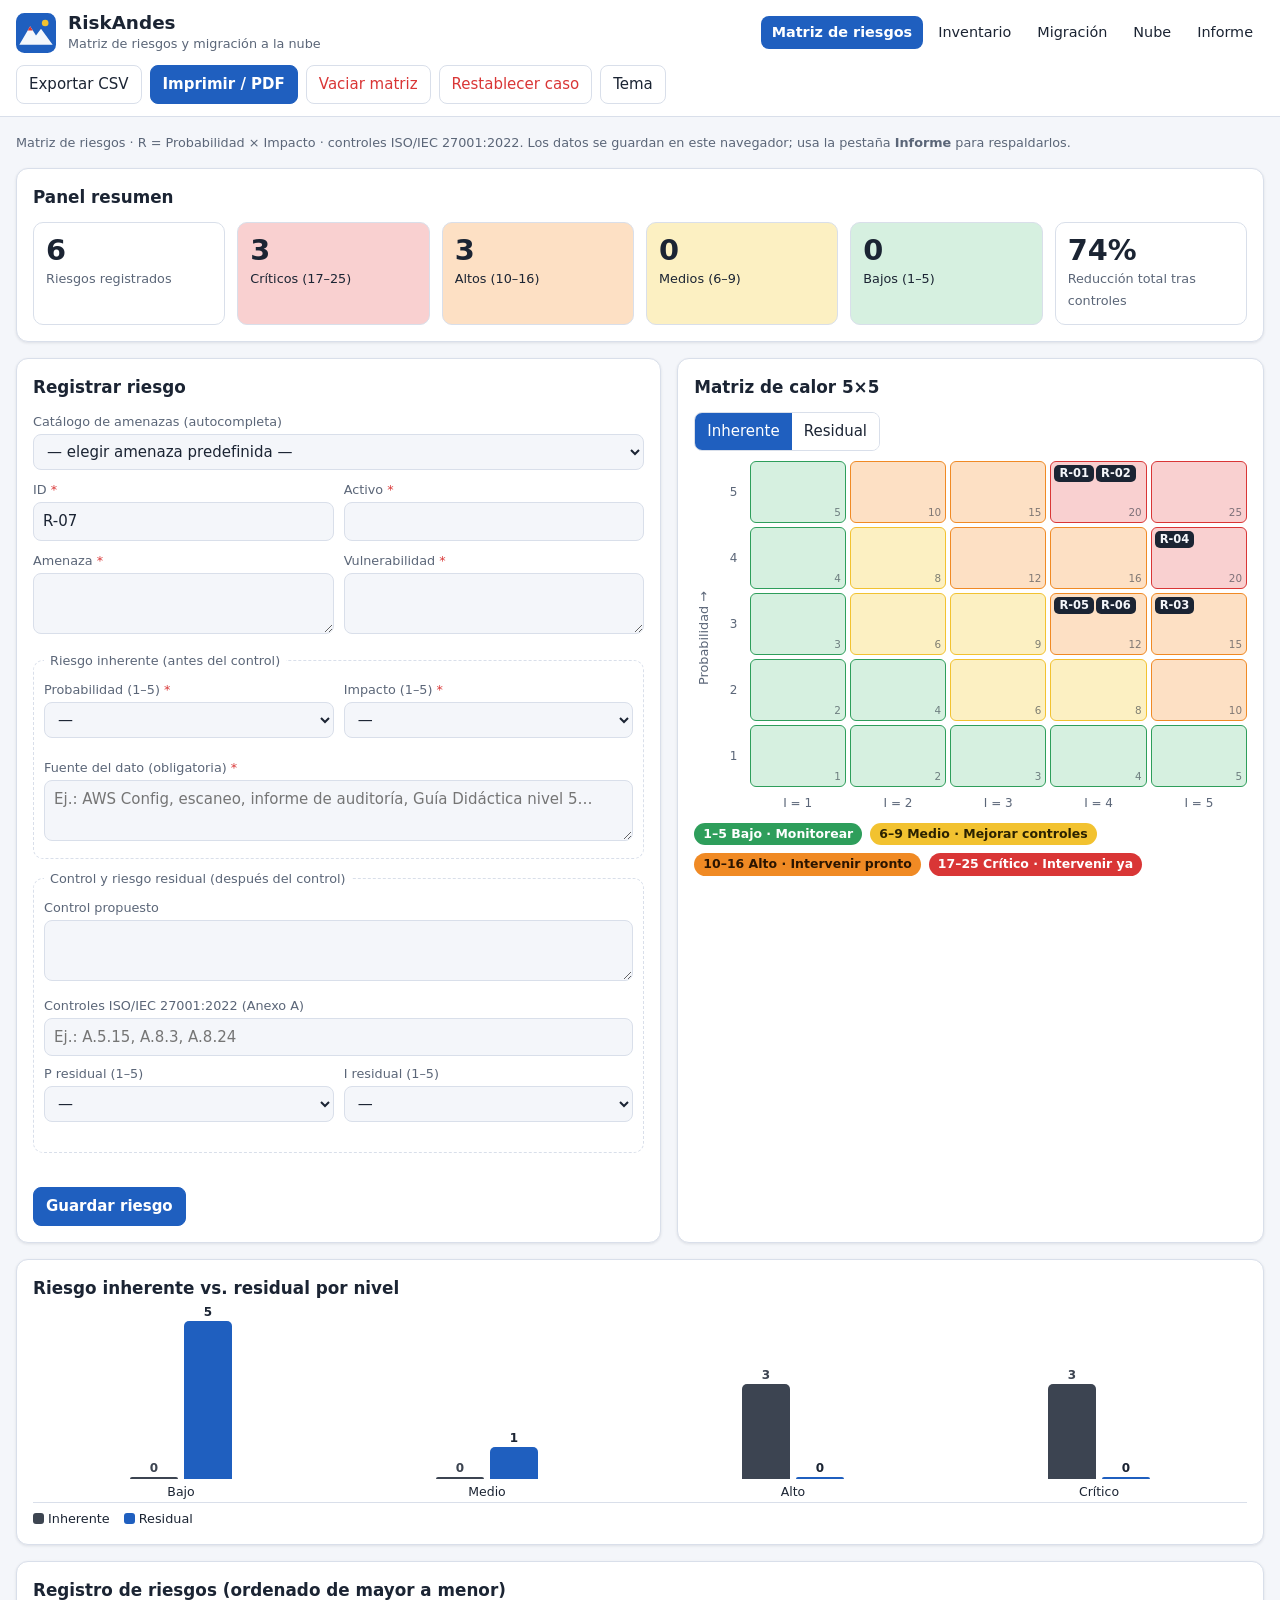
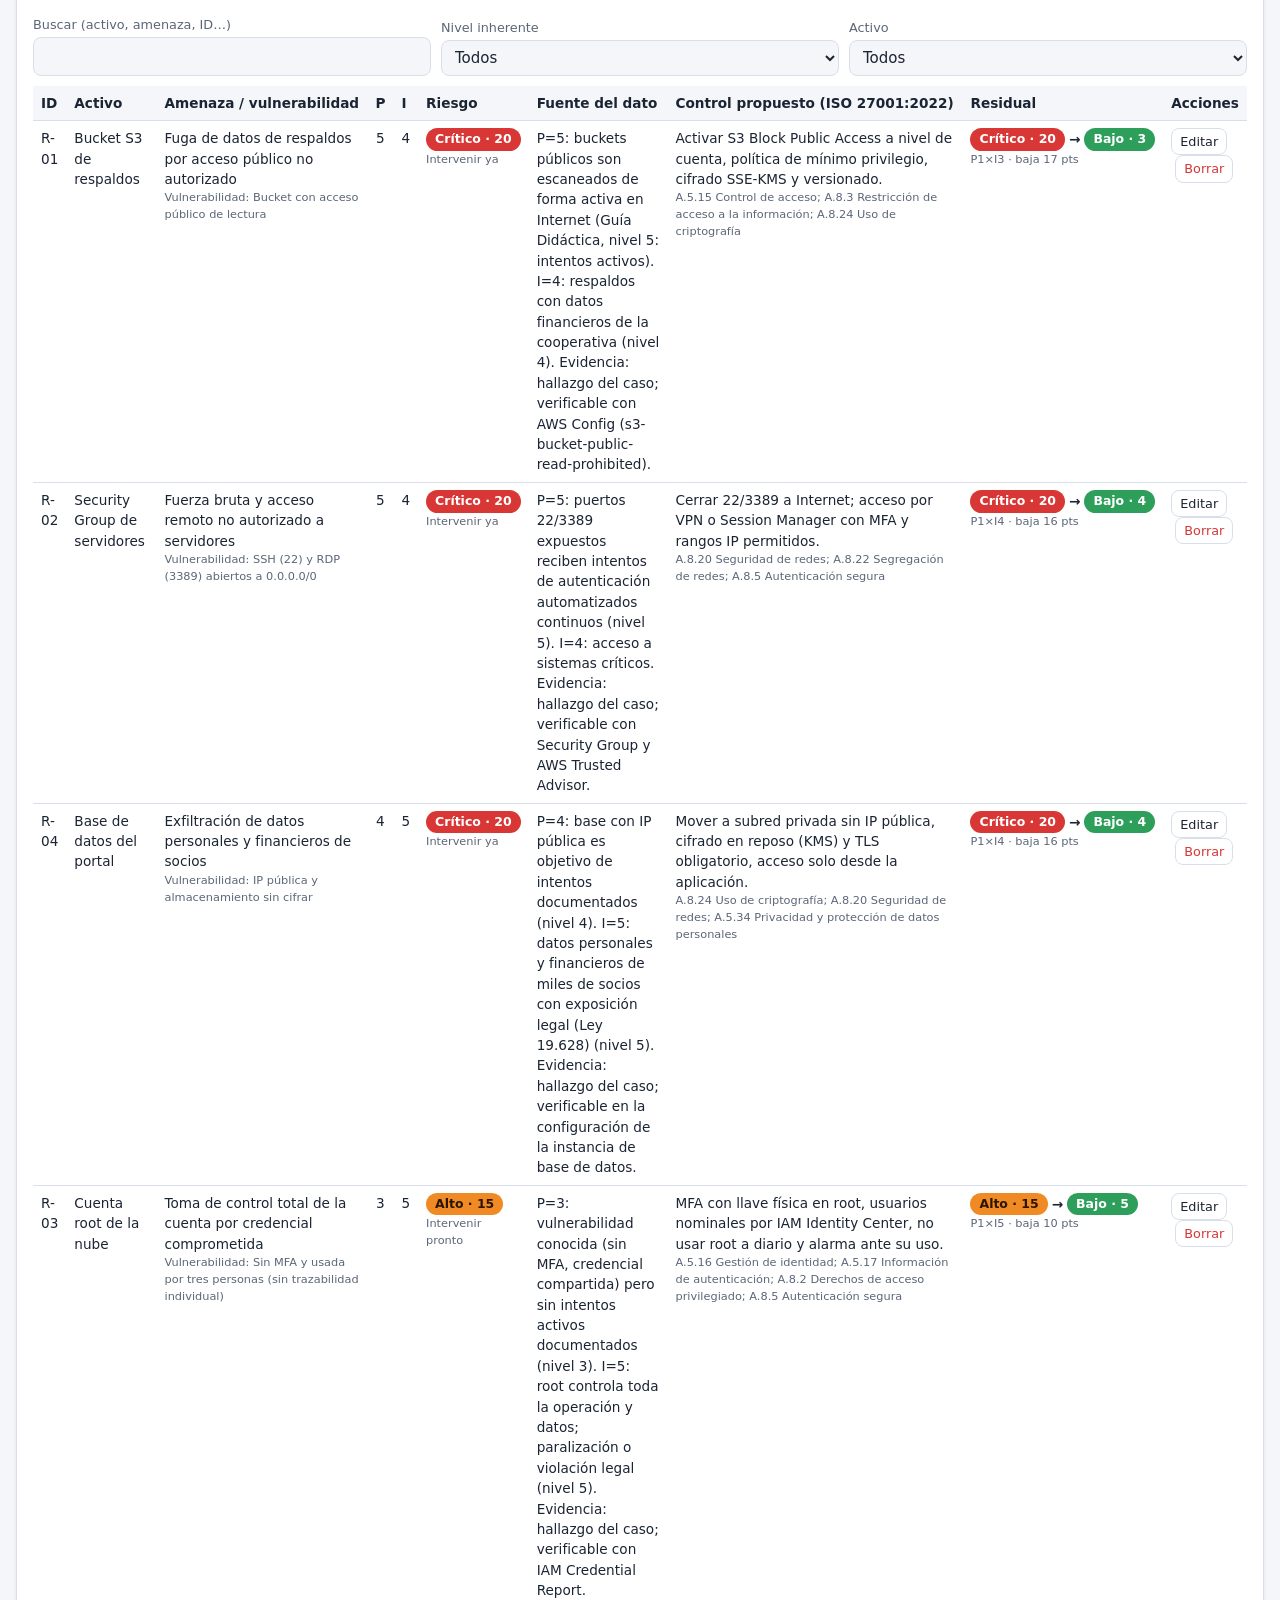
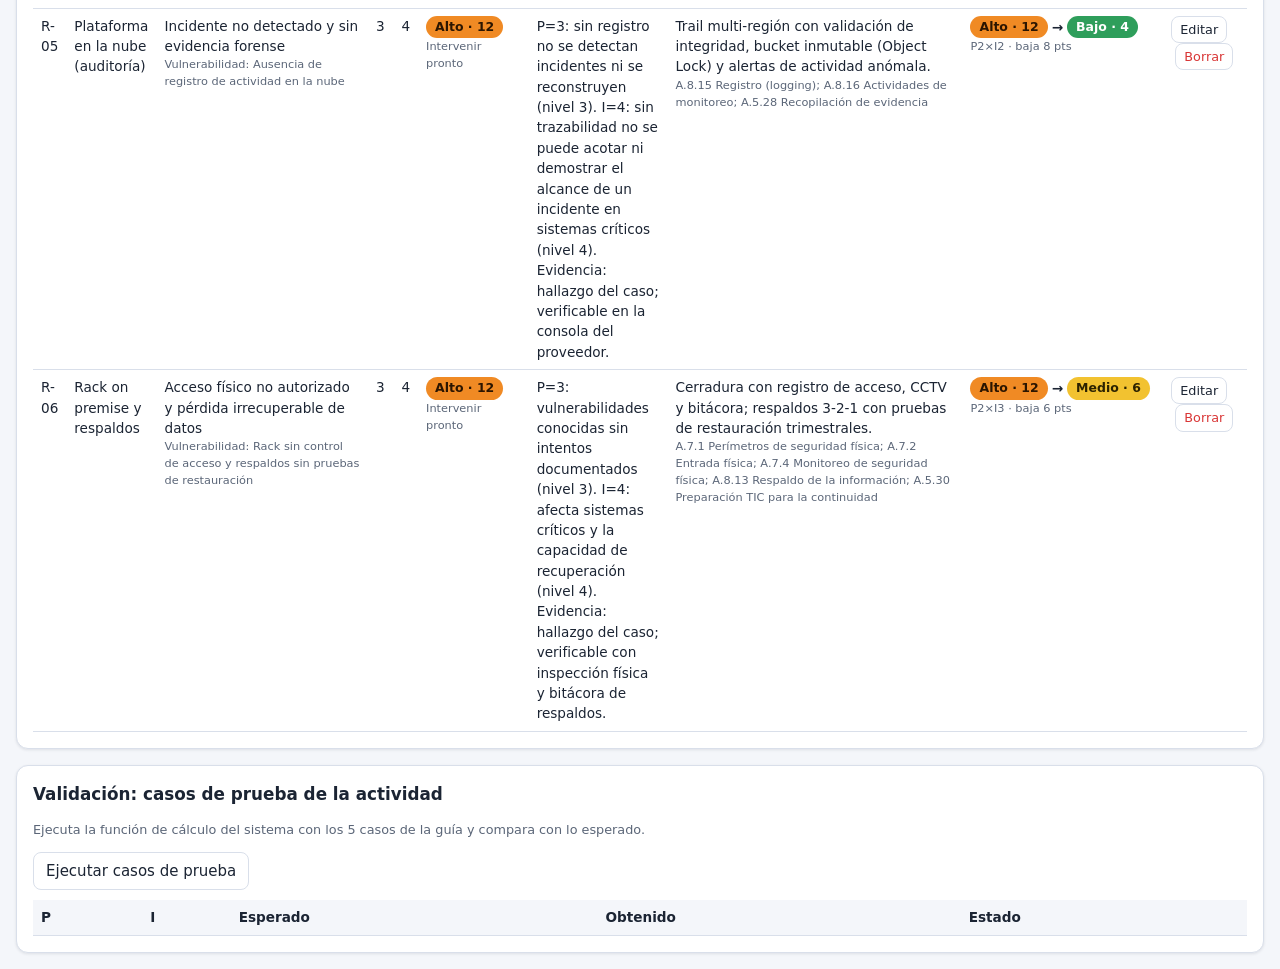
<file: index.html>
<!DOCTYPE html>
<html lang="es">
<head>
<meta charset="utf-8">
<meta name="viewport" content="width=device-width, initial-scale=1">
<title>RiskAndes · Matriz de Riesgos CoopAndes Digital</title>
<meta name="description" content="Matriz de riesgos de ciberseguridad (R = P × I) para CoopAndes Digital, con mapa de calor, riesgo residual y controles ISO/IEC 27001:2022.">
<link rel="stylesheet" href="styles.css">
</head>
<body>
<header id="top"></header>

<main>
  <p class="note noprint" style="margin:0">Matriz de riesgos · R = Probabilidad × Impacto · controles ISO/IEC 27001:2022. Los datos se guardan en este navegador; usa la pestaña <b>Informe</b> para respaldarlos.</p>
  <h2 class="printonly" style="margin:0">Informe de matriz de riesgos — CoopAndes Digital <span id="fechaPrint"></span></h2>

  <section class="card" aria-label="Panel resumen">
    <h2>Panel resumen</h2>
    <div class="kpis" id="kpis"></div>
  </section>

  <div class="grid2">
    <section class="card noprint" aria-label="Formulario de riesgo">
      <h2 id="formTitulo">Registrar riesgo</h2>
      <form id="frm" autocomplete="off" novalidate>
        <div class="row">
          <div><label for="catalogo">Catálogo de amenazas (autocompleta)</label>
            <select id="catalogo"><option value="">— elegir amenaza predefinida —</option></select></div>
        </div>
        <div class="row">
          <div><label class="req" for="fId">ID</label><input id="fId" maxlength="20" required></div>
          <div><label class="req" for="fActivo">Activo</label><input id="fActivo" maxlength="120" required></div>
        </div>
        <div class="row">
          <div><label class="req" for="fAmenaza">Amenaza</label><textarea id="fAmenaza" maxlength="300" required></textarea></div>
          <div><label class="req" for="fVuln">Vulnerabilidad</label><textarea id="fVuln" maxlength="300" required></textarea></div>
        </div>
        <fieldset>
          <legend>Riesgo inherente (antes del control)</legend>
          <div class="row">
            <div><label class="req" for="fP">Probabilidad (1–5)</label>
              <select id="fP"><option value="">—</option><option>1</option><option>2</option><option>3</option><option>4</option><option>5</option></select></div>
            <div><label class="req" for="fI">Impacto (1–5)</label>
              <select id="fI"><option value="">—</option><option>1</option><option>2</option><option>3</option><option>4</option><option>5</option></select></div>
          </div>
          <div class="preview" id="prevInh" aria-live="polite"></div>
          <label class="req" for="fFuente">Fuente del dato (obligatoria)</label>
          <textarea id="fFuente" maxlength="400" required placeholder="Ej.: AWS Config, escaneo, informe de auditoría, Guía Didáctica nivel 5…"></textarea>
        </fieldset>
        <fieldset>
          <legend>Control y riesgo residual (después del control)</legend>
          <label for="fControl">Control propuesto</label>
          <textarea id="fControl" maxlength="500"></textarea>
          <label for="fIso" style="margin-top:8px">Controles ISO/IEC 27001:2022 (Anexo A)</label>
          <input id="fIso" maxlength="120" placeholder="Ej.: A.5.15, A.8.3, A.8.24">
          <div class="row" style="margin-top:8px">
            <div><label for="fPr">P residual (1–5)</label>
              <select id="fPr"><option value="">—</option><option>1</option><option>2</option><option>3</option><option>4</option><option>5</option></select></div>
            <div><label for="fIr">I residual (1–5)</label>
              <select id="fIr"><option value="">—</option><option>1</option><option>2</option><option>3</option><option>4</option><option>5</option></select></div>
          </div>
          <div class="preview" id="prevRes" aria-live="polite"></div>
        </fieldset>
        <div class="msg" id="msg" role="alert"></div>
        <button class="primary" type="submit" id="btnGuardar">Guardar riesgo</button>
        <button type="button" id="btnCancelar" hidden>Cancelar edición</button>
      </form>
    </section>

    <section class="card" aria-label="Mapa de calor">
      <h2>Matriz de calor 5×5</h2>
      <div class="seg noprint" role="group" aria-label="Tipo de riesgo mostrado" style="margin-bottom:10px">
        <button type="button" id="segInh" aria-pressed="true">Inherente</button>
        <button type="button" id="segRes" aria-pressed="false">Residual</button>
      </div>
      <div class="heatwrap">
        <div class="axisY">Probabilidad →</div>
        <div class="heat" id="heat"></div>
      </div>
      <div class="legend">
        <span class="chip bajo">1–5 Bajo · Monitorear</span><span class="chip medio">6–9 Medio · Mejorar controles</span>
        <span class="chip alto">10–16 Alto · Intervenir pronto</span><span class="chip critico">17–25 Crítico · Intervenir ya</span>
      </div>
    </section>
  </div>

  <section class="card" aria-label="Comparación inherente y residual">
    <h2>Riesgo inherente vs. residual por nivel</h2>
    <div class="chart" id="chart" role="img" aria-label="Gráfico de barras de cantidad de riesgos por nivel, inherente y residual"></div>
    <div class="chartleg"><span><i class="sw" style="background:var(--text);opacity:.85"></i>Inherente</span><span><i class="sw" style="background:var(--brand)"></i>Residual</span></div>
  </section>

  <section class="card" aria-label="Tabla de riesgos">
    <h2>Registro de riesgos (ordenado de mayor a menor)</h2>
    <div class="filters">
      <div><label for="qTxt">Buscar (activo, amenaza, ID…)</label><input id="qTxt" type="search"></div>
      <div><label for="qNivel">Nivel inherente</label>
        <select id="qNivel"><option value="">Todos</option><option value="critico">Crítico</option><option value="alto">Alto</option><option value="medio">Medio</option><option value="bajo">Bajo</option></select></div>
      <div><label for="qActivo">Activo</label><select id="qActivo"><option value="">Todos</option></select></div>
    </div>
    <div class="tablewrap">
      <table id="tabla">
        <thead><tr>
          <th><button data-s="id" type="button">ID</button></th>
          <th><button data-s="activo" type="button">Activo</button></th>
          <th>Amenaza / vulnerabilidad</th>
          <th><button data-s="p" type="button">P</button></th>
          <th><button data-s="i" type="button">I</button></th>
          <th><button data-s="r" type="button">Riesgo</button></th>
          <th>Fuente del dato</th>
          <th>Control propuesto (ISO 27001:2022)</th>
          <th><button data-s="rr" type="button">Residual</button></th>
          <th class="noprint">Acciones</th>
        </tr></thead>
        <tbody id="tbody"></tbody>
      </table>
    </div>
  </section>

  <section class="card noprint" aria-label="Casos de prueba">
    <h2>Validación: casos de prueba de la actividad</h2>
    <p class="note">Ejecuta la función de cálculo del sistema con los 5 casos de la guía y compara con lo esperado.</p>
    <button type="button" id="btnTest">Ejecutar casos de prueba</button>
    <div class="tablewrap" style="margin-top:10px">
      <table class="tests"><thead><tr><th>P</th><th>I</th><th>Esperado</th><th>Obtenido</th><th>Estado</th></tr></thead><tbody id="tests"></tbody></table>
    </div>
  </section>
</main>

<script src="common.js"></script>
<script>
"use strict";
var nivelDe = RA.nivelDe, calc = RA.calc, ISO = RA.ISO, CASO = RA.CASO;

var CATALOGO = [
  {n:"Almacenamiento en nube expuesto públicamente", a:"Bucket de almacenamiento", am:"Fuga de datos por acceso público no autorizado", v:"Bucket con acceso público de lectura", c:"Activar Block Public Access, política de mínimo privilegio, cifrado SSE-KMS y versionado.", iso:"A.5.15, A.8.3, A.8.24"},
  {n:"Puertos de administración abiertos a Internet", a:"Servidores en la nube", am:"Fuerza bruta y acceso remoto no autorizado", v:"SSH (22) y RDP (3389) abiertos a 0.0.0.0/0", c:"Cerrar puertos; acceso por VPN/bastión o Session Manager con MFA y lista de IP permitidas.", iso:"A.8.20, A.8.22, A.8.5"},
  {n:"Cuenta privilegiada sin MFA / compartida", a:"Cuenta root / administrador", am:"Toma de control de la cuenta por credencial comprometida", v:"Sin MFA y uso compartido por varias personas", c:"MFA (idealmente llave física), usuarios nominales, bloquear uso diario de root y alarma ante su uso.", iso:"A.5.16, A.5.17, A.8.2, A.8.5"},
  {n:"Base de datos expuesta y sin cifrar", a:"Base de datos del portal", am:"Exfiltración de datos personales / financieros", v:"IP pública y almacenamiento sin cifrar", c:"Mover a subred privada, cifrado en reposo y TLS en tránsito, acceso solo desde la capa de aplicación.", iso:"A.8.24, A.8.20, A.5.34"},
  {n:"Falta de registro y monitoreo", a:"Plataforma en la nube", am:"Incidente no detectado y sin evidencia forense", v:"Sin registro de actividad en la nube", c:"Habilitar trail multi-región con validación de integridad, almacenamiento inmutable y alertas.", iso:"A.8.15, A.8.16, A.5.28"},
  {n:"Acceso físico no controlado", a:"Rack on premise", am:"Acceso físico no autorizado, robo o sabotaje", v:"Rack sin control de acceso", c:"Cerradura con registro de acceso, CCTV, bitácora de visitas y sala restringida.", iso:"A.7.1, A.7.2, A.7.4"},
  {n:"Respaldos sin pruebas de restauración", a:"Respaldos", am:"Pérdida de datos / imposibilidad de recuperar", v:"Respaldos nunca probados", c:"Regla 3-2-1, pruebas de restauración trimestrales y registro de resultados.", iso:"A.8.13, A.5.30"},
  {n:"Phishing e ingeniería social", a:"Usuarios / correo", am:"Robo de credenciales por engaño", v:"Falta de capacitación y de filtrado de correo", c:"Capacitación periódica, simulacros de phishing, filtro antiphishing y MFA.", iso:"A.6.3, A.8.7"},
  {n:"Ransomware", a:"Servidores y estaciones", am:"Cifrado malicioso de información con extorsión", v:"Sin EDR ni respaldos aislados", c:"EDR, segmentación, respaldos inmutables fuera de línea y plan de respuesta.", iso:"A.8.7, A.8.13, A.8.8"},
  {n:"Vulnerabilidades sin parchear", a:"Sistemas expuestos", am:"Explotación de vulnerabilidades conocidas", v:"Ausencia de gestión de parches", c:"Escaneo de vulnerabilidades periódico y ventana de parchado con SLA por criticidad.", iso:"A.8.8"},
  {n:"Secretos expuestos en repositorio", a:"Repositorio de código", am:"Uso indebido de credenciales o claves de API", v:"Claves en texto plano en el código", c:"Escaneo de secretos, rotación de claves y gestor de secretos.", iso:"A.5.17, A.8.4, A.8.24"},
  {n:"Denegación de servicio (DoS/DDoS)", a:"Portal web", am:"Indisponibilidad del servicio", v:"Sin mitigación ni capacidad elástica", c:"CDN/WAF con protección DDoS, límites de tasa y redundancia.", iso:"A.8.20, A.8.6, A.8.14"}
];

/* ============ Estado y persistencia ============ */
var riesgos = [];
var verMapa = "inh";
var orden = {col:"r", dir:-1};
var editando = null;

function cargar(){ return RA.riesgos(); }
function guardar(){ RA.save(RA.KEYS.riesgos, riesgos); }

/* ============ Utilidades ============ */
var $ = RA.$, el = RA.el, res = RA.res, chip = RA.chip;

/* ============ Render ============ */
function render(){
  renderKpis(); renderHeat(); renderChart(); renderActivos(); renderTabla();
}

function renderKpis(){
  var k = $("kpis"); k.textContent = "";
  var cont = {critico:0, alto:0, medio:0, bajo:0}, sumI = 0, sumR = 0;
  riesgos.forEach(function(x){ cont[calc(x.p,x.i).n.k]++; sumI += x.p*x.i; sumR += res(x).r; });
  function kpi(cls, num, lbl){ var d = el("div","kpi "+cls); d.appendChild(el("b","",String(num))); d.appendChild(el("span","",lbl)); k.appendChild(d); }
  kpi("", riesgos.length, "Riesgos registrados");
  kpi("k-critico", cont.critico, "Críticos (17–25)");
  kpi("k-alto", cont.alto, "Altos (10–16)");
  kpi("k-medio", cont.medio, "Medios (6–9)");
  kpi("k-bajo", cont.bajo, "Bajos (1–5)");
  kpi("", sumI ? Math.round((sumI - sumR) / sumI * 100) + "%" : "—", "Reducción total tras controles");
}

function renderHeat(){ RA.heat($("heat"), riesgos, verMapa); }

function renderChart(){
  var c = $("chart"); c.textContent = "";
  var niv = [["bajo","Bajo"],["medio","Medio"],["alto","Alto"],["critico","Crítico"]];
  var a = {}, b = {}, max = 1;
  niv.forEach(function(n){ a[n[0]] = 0; b[n[0]] = 0; });
  riesgos.forEach(function(x){ a[calc(x.p,x.i).n.k]++; b[res(x).n.k]++; });
  niv.forEach(function(n){ max = Math.max(max, a[n[0]], b[n[0]]); });
  niv.forEach(function(n){
    var g = el("div","grp"), bars = el("div","bars");
    [["inh",a[n[0]]],["res",b[n[0]]]].forEach(function(t){
      var bar = el("div","bar " + t[0]); bar.style.height = (t[1] / max * 100) + "%";
      bar.appendChild(el("span","",String(t[1]))); bars.appendChild(bar);
    });
    g.appendChild(bars); g.appendChild(el("em","",n[1])); c.appendChild(g);
  });
}

function renderActivos(){
  var s = $("qActivo"), cur = s.value;
  var set = {}; riesgos.forEach(function(x){ set[x.activo] = 1; });
  s.textContent = ""; var o = el("option","","Todos"); o.value = ""; s.appendChild(o);
  Object.keys(set).sort().forEach(function(a){ var op = el("option","",a); op.value = a; s.appendChild(op); });
  s.value = set[cur] ? cur : "";
}

function isoTexto(codes){
  return codes.split(",").map(function(c){ c = c.trim(); return c ? (ISO[c] ? c + " " + ISO[c] : c) : ""; }).filter(Boolean).join("; ");
}

function renderTabla(){
  var q = $("qTxt").value.trim().toLowerCase(), nv = $("qNivel").value, ac = $("qActivo").value;
  var lista = riesgos.filter(function(x){
    if (nv && calc(x.p,x.i).n.k !== nv) return false;
    if (ac && x.activo !== ac) return false;
    if (q && (x.id+" "+x.activo+" "+x.amenaza+" "+x.vulnerabilidad+" "+x.fuente+" "+x.control).toLowerCase().indexOf(q) < 0) return false;
    return true;
  });
  function val(x){
    switch (orden.col){
      case "id": return x.id; case "activo": return x.activo.toLowerCase();
      case "p": return x.p; case "i": return x.i; case "rr": return res(x).r; default: return x.p * x.i;
    }
  }
  lista.sort(function(a,b){
    var va = val(a), vb = val(b);
    if (va < vb) return -orden.dir; if (va > vb) return orden.dir;
    return (b.p*b.i) - (a.p*a.i);
  });
  var tb = $("tbody"); tb.textContent = "";
  if (!lista.length){
    var tr = el("tr"), td = el("td","empty","Sin riesgos que coincidan con el filtro."); td.colSpan = 10; tr.appendChild(td); tb.appendChild(tr); return;
  }
  lista.forEach(function(x){
    var inh = calc(x.p,x.i), rs = res(x), tr = el("tr");
    tr.appendChild(el("td","",x.id));
    tr.appendChild(el("td","",x.activo));
    var t = el("td"); t.appendChild(document.createTextNode(x.amenaza)); t.appendChild(el("small","","Vulnerabilidad: " + x.vulnerabilidad)); tr.appendChild(t);
    tr.appendChild(el("td","num",String(x.p)));
    tr.appendChild(el("td","num",String(x.i)));
    var tr1 = el("td"); tr1.appendChild(chip(inh.n, inh.r)); tr1.appendChild(el("small","",inh.n.accion)); tr.appendChild(tr1);
    tr.appendChild(el("td","",x.fuente));
    var tc = el("td"); tc.appendChild(document.createTextNode(x.control || "— sin control definido —"));
    if (x.iso) tc.appendChild(el("small","",isoTexto(x.iso))); tr.appendChild(tc);
    var tr2 = el("td"), m = el("div","mini");
    m.appendChild(chip(inh.n, inh.r)); m.appendChild(el("span","delta","→")); m.appendChild(chip(rs.n, rs.r)); tr2.appendChild(m);
    if (x.pr && x.ir) tr2.appendChild(el("small","","P" + x.pr + "×I" + x.ir + " · baja " + (inh.r - rs.r) + " pts"));
    tr.appendChild(tr2);
    var ta = el("td","noprint");
    var be = el("button","small","Editar"); be.type = "button"; be.addEventListener("click", function(){ editar(x.id); });
    var bd = el("button","small danger","Borrar"); bd.type = "button"; bd.style.marginLeft = "4px"; bd.addEventListener("click", function(){ borrar(x.id); });
    ta.appendChild(be); ta.appendChild(bd); tr.appendChild(ta);
    tb.appendChild(tr);
  });
}

/* ============ Formulario ============ */
function previews(){
  var p = +$("fP").value, i = +$("fI").value, pr = +$("fPr").value, ir = +$("fIr").value;
  var a = $("prevInh"), b = $("prevRes"); a.textContent = ""; b.textContent = "";
  if (p && i){ var c = calc(p,i); a.appendChild(document.createTextNode("R = " + p + " × " + i + " = " + c.r + " ")); a.appendChild(chip(c.n, c.r)); a.appendChild(document.createTextNode(" " + c.n.accion)); }
  if (pr && ir){ var d = calc(pr,ir); b.appendChild(document.createTextNode("R residual = " + pr + " × " + ir + " = " + d.r + " ")); b.appendChild(chip(d.n, d.r)); }
}
function msg(t, ok){ var m = $("msg"); m.textContent = t || ""; m.className = "msg" + (ok ? " ok" : ""); }

function siguienteId(){
  var n = 0; riesgos.forEach(function(x){ var m = /^R-(\d+)$/.exec(x.id); if (m) n = Math.max(n, +m[1]); });
  return "R-" + String(n + 1).padStart(2, "0");
}
function limpiar(){
  $("frm").reset(); editando = null; $("formTitulo").textContent = "Registrar riesgo";
  $("btnCancelar").hidden = true; $("fId").value = siguienteId(); $("fId").readOnly = false; previews(); msg("");
}
function editar(id){
  var x = riesgos.filter(function(r){ return r.id === id; })[0]; if (!x) return;
  editando = id; $("formTitulo").textContent = "Editando " + id; $("btnCancelar").hidden = false;
  $("fId").value = x.id; $("fId").readOnly = true; $("fActivo").value = x.activo; $("fAmenaza").value = x.amenaza; $("fVuln").value = x.vulnerabilidad;
  $("fP").value = x.p; $("fI").value = x.i; $("fFuente").value = x.fuente; $("fControl").value = x.control || ""; $("fIso").value = x.iso || "";
  $("fPr").value = x.pr || ""; $("fIr").value = x.ir || ""; previews(); msg("");
  $("frm").scrollIntoView({behavior:"smooth", block:"start"});
}
function borrar(id){
  if (!window.confirm("¿Borrar el riesgo " + id + "?")) return;
  riesgos = riesgos.filter(function(r){ return r.id !== id; }); guardar(); if (editando === id) limpiar(); render();
}

$("frm").addEventListener("submit", function(ev){
  ev.preventDefault();
  var x = {
    id: $("fId").value.trim(), activo: $("fActivo").value.trim(), amenaza: $("fAmenaza").value.trim(), vulnerabilidad: $("fVuln").value.trim(),
    p: +$("fP").value, i: +$("fI").value, fuente: $("fFuente").value.trim(), control: $("fControl").value.trim(), iso: $("fIso").value.trim(),
    pr: +$("fPr").value || 0, ir: +$("fIr").value || 0
  };
  if (!x.id || !x.activo || !x.amenaza || !x.vulnerabilidad) return msg("Completa ID, activo, amenaza y vulnerabilidad.");
  if (!x.p || !x.i) return msg("Selecciona probabilidad e impacto (1–5).");
  if (!x.fuente) return msg("La fuente del dato es obligatoria: justifica P e I.");
  if (!editando && riesgos.some(function(r){ return r.id.toLowerCase() === x.id.toLowerCase(); })) return msg("Ya existe un riesgo con ese ID.");
  if ((x.pr && !x.ir) || (!x.pr && x.ir)) return msg("Indica P residual e I residual, o deja ambos vacíos.");
  if (x.pr && !x.control) return msg("Para declarar riesgo residual debes describir el control propuesto.");
  if ((x.pr && x.pr > x.p) || (x.ir && x.ir > x.i)) return msg("El riesgo residual no puede superar al inherente (P e I residuales ≤ P e I iniciales).");
  if (editando){ riesgos = riesgos.map(function(r){ return r.id === editando ? x : r; }); } else { riesgos.push(x); }
  guardar(); render(); var ok = editando ? "Riesgo actualizado." : "Riesgo guardado."; limpiar(); msg(ok, true);
});
$("btnCancelar").addEventListener("click", limpiar);
["fP","fI","fPr","fIr"].forEach(function(id){ $(id).addEventListener("change", previews); });

(function(){
  var s = $("catalogo");
  CATALOGO.forEach(function(c, idx){ var o = el("option","",c.n); o.value = idx; s.appendChild(o); });
  s.addEventListener("change", function(){
    if (s.value === "") return; var c = CATALOGO[+s.value];
    $("fActivo").value = c.a; $("fAmenaza").value = c.am; $("fVuln").value = c.v; $("fControl").value = c.c; $("fIso").value = c.iso;
    msg("Catálogo aplicado: ajusta P, I y la fuente del dato.", true);
  });
})();

/* ============ Filtros, orden, vistas ============ */
["qTxt","qNivel","qActivo"].forEach(function(id){ $(id).addEventListener("input", renderTabla); });
document.querySelectorAll("th button[data-s]").forEach(function(b){
  b.addEventListener("click", function(){
    var c = b.getAttribute("data-s");
    orden = (orden.col === c) ? {col:c, dir:-orden.dir} : {col:c, dir:(c === "id" || c === "activo") ? 1 : -1};
    renderTabla();
  });
});
function setMapa(v){ verMapa = v; $("segInh").setAttribute("aria-pressed", v === "inh"); $("segRes").setAttribute("aria-pressed", v === "res"); renderHeat(); }
$("segInh").addEventListener("click", function(){ setMapa("inh"); });
$("segRes").addEventListener("click", function(){ setMapa("res"); });

/* ============ Encabezado, exportar, imprimir, reset ============ */
function exportarCsv(){
  var cab = ["ID","Activo","Amenaza","Vulnerabilidad","P","I","R","Nivel","Accion","Fuente del dato","Control propuesto","ISO 27001:2022","P residual","I residual","R residual","Nivel residual"];
  var filas = riesgos.slice().sort(function(a,b){ return b.p*b.i - a.p*a.i; }).map(function(x){
    var n = calc(x.p,x.i), s = res(x);
    return [x.id,x.activo,x.amenaza,x.vulnerabilidad,x.p,x.i,n.r,n.n.nombre,n.n.accion,x.fuente,x.control,x.iso,x.pr||"",x.ir||"",s.r,s.n.nombre];
  });
  RA.download("matriz_riesgos.csv", RA.csv([cab].concat(filas)), "text/csv;charset=utf-8");
}
function iniciarEncabezado(){
  RA.header("index.html", [
    {id:"btnCsv", label:"Exportar CSV", fn:exportarCsv},
    {id:"btnPrint", label:"Imprimir / PDF", cls:"primary", fn:function(){ $("fechaPrint").textContent = "· " + RA.hoy(); window.print(); }},
    {id:"btnVaciar", label:"Vaciar matriz", cls:"danger", fn:function(){
      if (!window.confirm("Se borrarán todos los riesgos de la matriz para empezar un proyecto nuevo. ¿Continuar?")) return;
      riesgos = []; guardar(); limpiar(); render();
    }},
    {id:"btnReset", label:"Restablecer caso", cls:"danger", fn:function(){
      if (!window.confirm("Se reemplazarán todos los riesgos por los 6 hallazgos originales del caso CoopAndes. ¿Continuar?")) return;
      riesgos = JSON.parse(JSON.stringify(CASO)); guardar(); limpiar(); render();
    }}
  ]);
}

/* ============ Casos de prueba de la actividad ============ */
var PRUEBAS = [[4,5,20,"Crítico"],[2,3,6,"Medio"],[3,5,15,"Alto"],[4,4,16,"Alto"],[1,5,5,"Bajo"]];
function correrPruebas(){
  var tb = $("tests"); tb.textContent = "";
  PRUEBAS.forEach(function(t){
    var o = calc(t[0], t[1]), ok = (o.r === t[2] && o.n.nombre === t[3]), tr = el("tr");
    tr.appendChild(el("td","",String(t[0]))); tr.appendChild(el("td","",String(t[1])));
    tr.appendChild(el("td","",t[2] + " – " + t[3])); tr.appendChild(el("td","",o.r + " – " + o.n.nombre));
    tr.appendChild(el("td", ok ? "ok" : "fail", ok ? "OK" : "FALLA")); tb.appendChild(tr);
  });
}
$("btnTest").addEventListener("click", correrPruebas);

/* ============ Inicio ============ */
iniciarEncabezado(); riesgos = cargar(); limpiar(); render();
try {   // precarga desde el inventario: ?activo=...&vuln=...
  var q = new URLSearchParams(location.search);
  if (q.get("activo")) $("fActivo").value = q.get("activo").slice(0,120);
  if (q.get("vuln")) $("fVuln").value = q.get("vuln").slice(0,300);
} catch(e){}
</script>
</body>
</html>
</file>
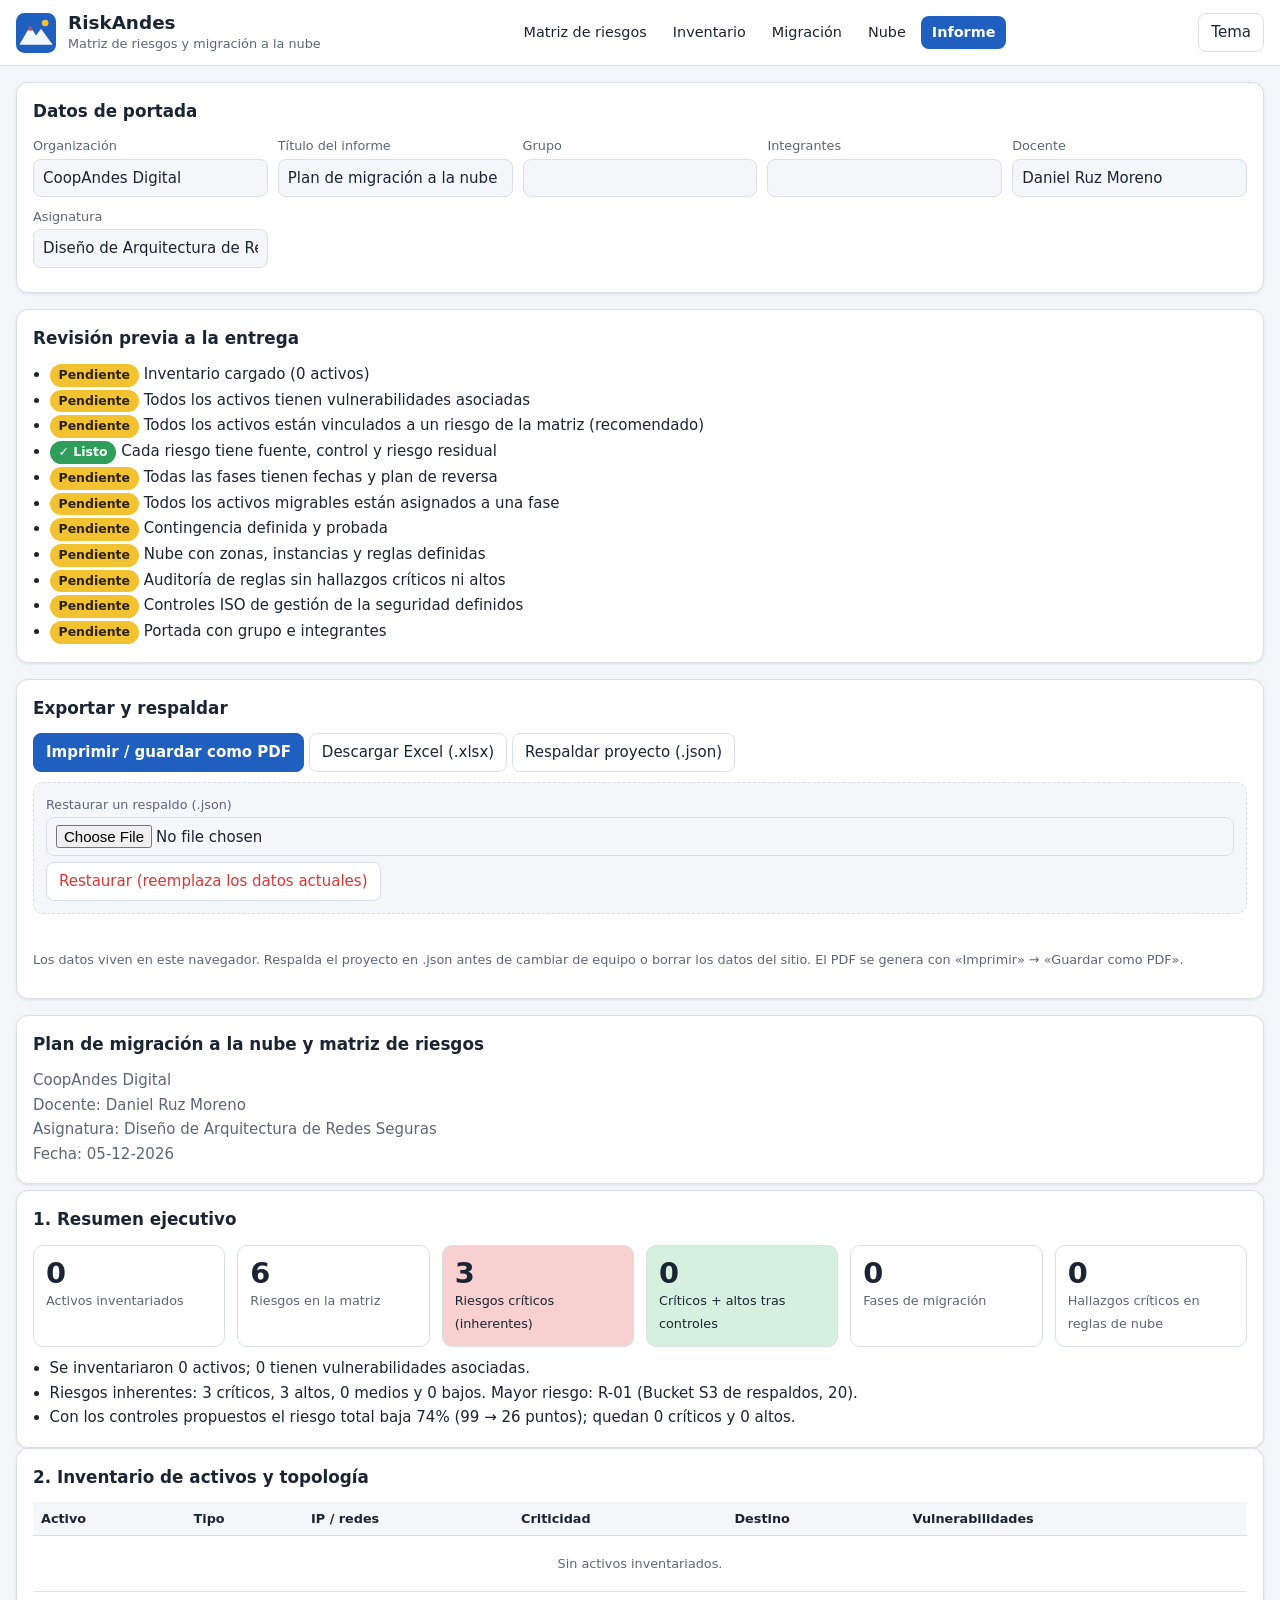
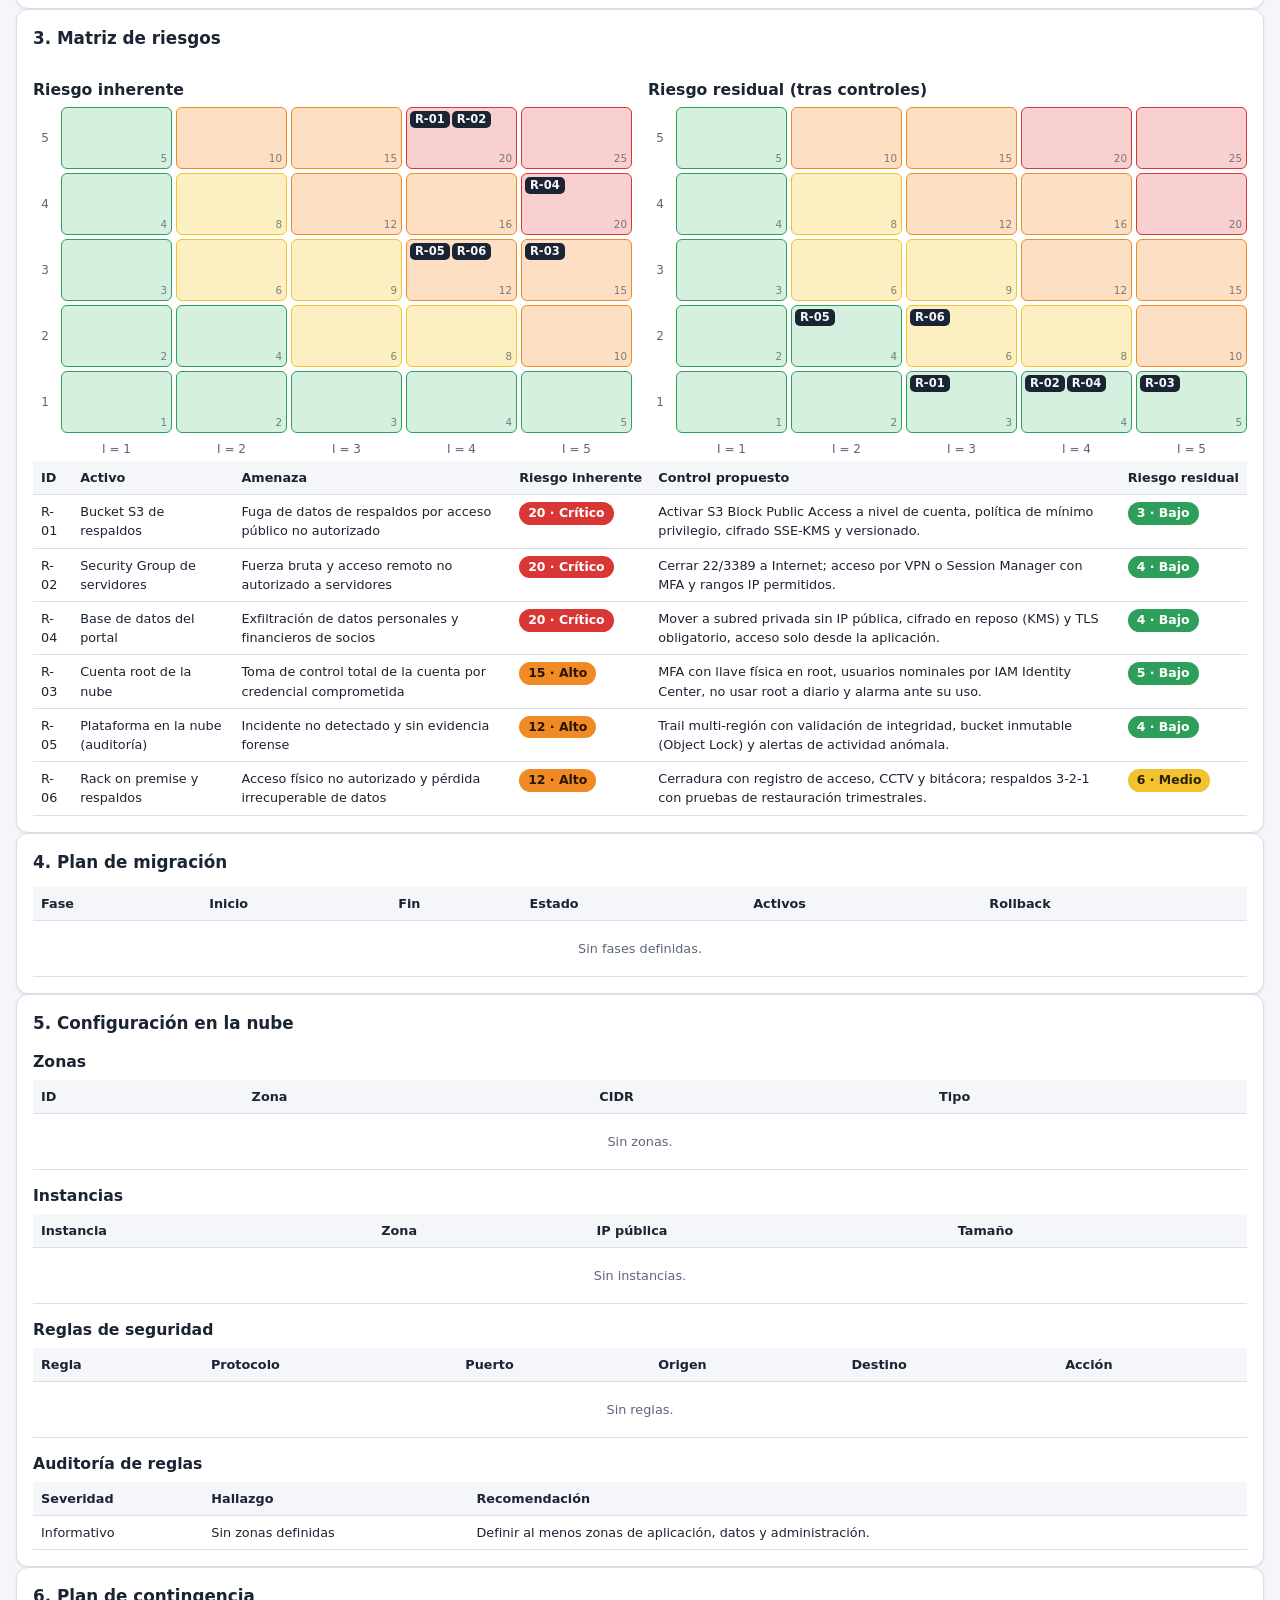
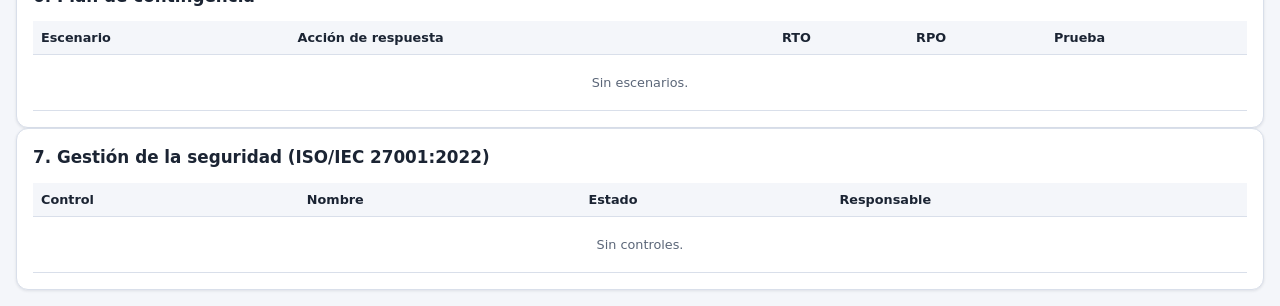
<file: informe.html>
<!DOCTYPE html>
<html lang="es">
<head>
<meta charset="utf-8">
<meta name="viewport" content="width=device-width, initial-scale=1">
<title>RiskAndes · Informe de migración</title>
<meta name="description" content="Informe resumen automático del plan de migración a la nube y la matriz de riesgos, exportable a PDF y Excel.">
<link rel="stylesheet" href="styles.css">
</head>
<body>
<header id="top"></header>
<main>
  <section class="card noprint" aria-label="Datos del informe">
    <h2>Datos de portada</h2>
    <div class="crud-grid" id="metaForm"></div>
  </section>

  <section class="card noprint" aria-label="Revisión previa a la entrega">
    <h2>Revisión previa a la entrega</h2>
    <div id="check"></div>
  </section>

  <section class="card noprint" aria-label="Exportar">
    <h2>Exportar y respaldar</h2>
    <button type="button" class="primary" id="btnPdf">Imprimir / guardar como PDF</button>
    <button type="button" id="btnXlsx">Descargar Excel (.xlsx)</button>
    <button type="button" id="btnJson">Respaldar proyecto (.json)</button>
    <div class="filebox" style="margin-top:10px">
      <label for="fRest">Restaurar un respaldo (.json)</label>
      <input type="file" id="fRest" accept=".json,application/json">
      <button type="button" id="btnRest" class="danger" style="margin-top:6px">Restaurar (reemplaza los datos actuales)</button>
    </div>
    <div class="msg" id="msgEx" role="status"></div>
    <p class="note">Los datos viven en este navegador. Respalda el proyecto en .json antes de cambiar de equipo o borrar los datos del sitio. El PDF se genera con «Imprimir» → «Guardar como PDF».</p>
  </section>

  <div class="rep" id="rep"></div>
</main>
<script src="common.js"></script>
<script src="cml.js"></script>
<script src="audit.js"></script>
<script>
"use strict";
var $ = RA.$, el = RA.el;
var META = [["org", "Organización"], ["titulo", "Título del informe"], ["grupo", "Grupo"], ["integrantes", "Integrantes"], ["docente", "Docente"], ["asignatura", "Asignatura"]];

function datos(){
  var meta = RA.load(RA.KEYS.meta, RA.META_DEF), inv = RA.load(RA.KEYS.inv, RA.INV_DEF), R = RA.riesgos(),
      F = RA.load(RA.KEYS.mig, []), C = RA.load(RA.KEYS.cont, []), S = RA.load(RA.KEYS.sgsi, []), N = RA.load(RA.KEYS.nube, RA.NUBE_DEF), aud = AUD.auditar(N);
  var nm = {}; inv.activos.forEach(function(a){ nm[a.id] = a.nombre; });
  var zn = {}; N.zonas.forEach(function(z){ zn[z.id] = z.id + " · " + z.nombre; });
  function nr(x){ var c = RA.calc(x.p, x.i); return c.r + " · " + c.n.nombre; }
  function rr(x){ var c = RA.res(x); return c.r + " · " + c.n.nombre; }
  var T = {};
  T.inv = { head: ["ID", "Activo", "Tipo", "IP / redes", "Ubicación", "Criticidad", "Destino", "Vulnerabilidades", "Riesgos vinculados", "Conexiones"],
    rows: inv.activos.map(function(a){ return [a.id, a.nombre, a.tipo, (a.ips || []).join(", "), a.ubicacion || "", a.criticidad || "", a.destino || "", (a.vulns || []).join(" | "), (a.riesgos || []).join(", "), (a.conexiones || []).length]; }),
    show: [1, 2, 3, 5, 6, 7] };
  T.riesgos = { head: ["ID", "Activo", "Amenaza", "Vulnerabilidad", "P", "I", "Riesgo inherente", "Fuente del dato", "Control propuesto", "ISO 27001:2022", "P res.", "I res.", "Riesgo residual"],
    rows: R.slice().sort(function(a, b){ return b.p * b.i - a.p * a.i; }).map(function(x){ return [x.id, x.activo, x.amenaza, x.vulnerabilidad, x.p, x.i, nr(x), x.fuente, x.control || "", x.iso || "", x.pr || "", x.ir || "", rr(x)]; }),
    show: [0, 1, 2, 6, 8, 12] };
  T.fases = { head: ["ID", "Fase", "Objetivo", "Inicio", "Fin", "Responsable", "Estado", "Activos", "Criterio de éxito", "Rollback"],
    rows: F.map(function(f){ return [f.id, f.nombre, f.objetivo || "", f.inicio || "", f.fin || "", f.responsable || "", f.estado, (f.activos || []).map(function(i){ return nm[i] || i; }).join(", "), f.criterio || "", f.rollback || ""]; }),
    show: [1, 3, 4, 6, 7, 9] };
  T.cont = { head: ["ID", "Escenario", "Disparador", "Acción de respuesta", "Responsable", "RTO", "RPO", "Prueba"],
    rows: C.map(function(c){ return [c.id, c.escenario, c.disparador || "", c.accion, c.responsable || "", c.rto || "", c.rpo || "", c.prueba]; }), show: [1, 3, 5, 6, 7] };
  T.sgsi = { head: ["Control", "Nombre", "Estado", "Responsable", "Evidencia"],
    rows: S.map(function(s){ return [s.codigo, RA.ISO[s.codigo] || "", s.estado, s.responsable || "", s.evidencia || ""]; }), show: [0, 1, 2, 3] };
  T.zonas = { head: ["ID", "Zona", "CIDR", "Tipo"], rows: N.zonas.map(function(z){ return [z.id, z.nombre, z.cidr, { publica: "Pública", privada: "Privada (aplicación)", datos: "Datos", gestion: "Gestión / administración", monitoreo: "Monitoreo / SIEM" }[z.tipo] || z.tipo]; }), show: [0, 1, 2, 3] };
  T.inst = { head: ["ID", "Instancia", "Zona", "IP pública", "Tamaño", "Sistema / rol", "Activo de origen"],
    rows: N.instancias.map(function(i){ return [i.id, i.nombre, zn[i.zona] || "", i.publica ? "Sí" : "No", i.tamano || "", i.so || "", nm[i.activo] || i.activo || ""]; }), show: [1, 2, 3, 4] };
  T.reglas = { head: ["ID", "Regla", "Dirección", "Protocolo", "Puerto", "Origen", "Destino", "Acción"],
    rows: N.reglas.map(function(r){ return [r.id, r.nombre, r.dir, r.proto, r.puerto, r.origen, r.destino, r.accion]; }), show: [1, 3, 4, 5, 6, 7] };
  T.aud = { head: ["Severidad", "Hallazgo", "Detalle", "Recomendación", "ISO 27001:2022"],
    rows: aud.map(function(f){ return [{ critico: "Crítico", alto: "Alto", medio: "Medio", info: "Informativo" }[f.sev] || f.sev, f.regla, f.detalle, f.rec, f.iso]; }), show: [0, 1, 3] };
  return { meta: meta, inv: inv, R: R, F: F, C: C, S: S, N: N, aud: aud, T: T };
}

/* Texto con nivel ("20 · Crítico") se muestra como etiqueta de color */
function celda(v){
  var m = /^(\d+) · (Crítico|Alto|Medio|Bajo)$/.exec(String(v));
  if (m) return el("span", "chip " + ({ "Crítico": "critico", "Alto": "alto", "Medio": "medio", "Bajo": "bajo" })[m[2]], v);
  return v;
}
function tabla(t, vacio){
  var cols = t.show.map(function(i){ return { h: t.head[i], f: function(r){ return celda(r[i]); } }; });
  return RA.table(cols, t.rows, vacio);
}
function sec(rep, titulo){ var s = el("section", "card"); s.appendChild(el("h2", "", titulo)); rep.appendChild(s); return s; }

function render(){
  var D = datos(), m = D.meta, rep = $("rep"); rep.textContent = "";
  var cont = { critico: 0, alto: 0, medio: 0, bajo: 0 }, res = { critico: 0, alto: 0, medio: 0, bajo: 0 };
  D.R.forEach(function(x){ cont[RA.calc(x.p, x.i).n.k]++; res[RA.res(x).n.k]++; });
  var sumI = 0, sumR = 0; D.R.forEach(function(x){ sumI += x.p * x.i; sumR += RA.res(x).r; });
  var acum = { critico: 0, alto: 0, medio: 0 }; D.aud.forEach(function(f){ if (acum[f.sev] != null) acum[f.sev]++; });

  var portada = el("section", "card cover"); portada.appendChild(el("h2", "", m.titulo || "Informe"));
  portada.appendChild(el("p", "", m.org || ""));
  [["Grupo", m.grupo], ["Integrantes", m.integrantes], ["Docente", m.docente], ["Asignatura", m.asignatura], ["Fecha", RA.hoy()]].forEach(function(p){ if (p[1]) portada.appendChild(el("p", "", p[0] + ": " + p[1])); });
  rep.appendChild(portada);

  var s1 = sec(rep, "1. Resumen ejecutivo");
  var k = el("div", "kpis");
  [["", D.inv.activos.length, "Activos inventariados"], ["", D.R.length, "Riesgos en la matriz"], ["k-critico", cont.critico, "Riesgos críticos (inherentes)"],
   ["k-bajo", res.critico + res.alto, "Críticos + altos tras controles"], ["", D.F.length, "Fases de migración"], ["", acum.critico, "Hallazgos críticos en reglas de nube"]].forEach(function(t){
    var d = el("div", "kpi " + t[0]); d.appendChild(el("b", "", String(t[1]))); d.appendChild(el("span", "", t[2])); k.appendChild(d); });
  s1.appendChild(k);
  var ul = el("ul", "list"); ul.style.marginTop = "10px";
  var top = D.R.slice().sort(function(a, b){ return b.p * b.i - a.p * a.i; })[0];
  ul.appendChild(el("li", "", "Se inventariaron " + D.inv.activos.length + " activos" + (D.inv.titulo ? " de la topología «" + D.inv.titulo + "»" : "") + "; " + D.inv.activos.filter(function(a){ return (a.vulns || []).length; }).length + " tienen vulnerabilidades asociadas."));
  if (D.R.length) ul.appendChild(el("li", "", "Riesgos inherentes: " + cont.critico + " críticos, " + cont.alto + " altos, " + cont.medio + " medios y " + cont.bajo + " bajos. Mayor riesgo: " + top.id + " (" + top.activo + ", " + top.p * top.i + ")."));
  if (D.R.length) ul.appendChild(el("li", "", "Con los controles propuestos el riesgo total baja " + (sumI ? Math.round((sumI - sumR) / sumI * 100) : 0) + "% (" + sumI + " → " + sumR + " puntos); quedan " + res.critico + " críticos y " + res.alto + " altos."));
  if (D.F.length) ul.appendChild(el("li", "", "La migración se organiza en " + D.F.length + " fases, cada una con plan de reversa, y " + D.C.length + " escenarios de contingencia."));
  if (D.N.zonas.length || D.N.reglas.length) ul.appendChild(el("li", "", "Diseño en la nube" + (D.N.proveedor ? " (" + D.N.proveedor + ")" : "") + ": " + D.N.zonas.length + " zonas, " + D.N.instancias.length + " instancias y " + D.N.reglas.length + " reglas; la auditoría detecta " + acum.critico + " crítico(s), " + acum.alto + " alto(s) y " + acum.medio + " medio(s)."));
  s1.appendChild(ul);

  var s2 = sec(rep, "2. Inventario de activos y topología");
  var svg = RA.topoSvg(D.inv); if (svg) s2.appendChild(svg);
  s2.appendChild(tabla(D.T.inv, "Sin activos inventariados."));

  var s3 = sec(rep, "3. Matriz de riesgos");
  var cols = el("div", "cols2");
  [["Riesgo inherente", "inh"], ["Riesgo residual (tras controles)", "res"]].forEach(function(p){
    var b = el("div"); b.appendChild(el("h3", "", p[0])); var hm = el("div", "heat"); b.appendChild(hm); RA.heat(hm, D.R, p[1]); cols.appendChild(b); });
  s3.appendChild(cols); s3.appendChild(tabla(D.T.riesgos, "Sin riesgos registrados."));

  var s4 = sec(rep, "4. Plan de migración"); s4.appendChild(tabla(D.T.fases, "Sin fases definidas."));
  var s5 = sec(rep, "5. Configuración en la nube");
  s5.appendChild(el("h3", "", "Zonas")); s5.appendChild(tabla(D.T.zonas, "Sin zonas."));
  s5.appendChild(el("h3", "", "Instancias")); s5.appendChild(tabla(D.T.inst, "Sin instancias."));
  s5.appendChild(el("h3", "", "Reglas de seguridad")); s5.appendChild(tabla(D.T.reglas, "Sin reglas."));
  s5.appendChild(el("h3", "", "Auditoría de reglas")); s5.appendChild(tabla(D.T.aud, "Sin hallazgos."));
  var s6 = sec(rep, "6. Plan de contingencia"); s6.appendChild(tabla(D.T.cont, "Sin escenarios."));
  var s7 = sec(rep, "7. Gestión de la seguridad (ISO/IEC 27001:2022)"); s7.appendChild(tabla(D.T.sgsi, "Sin controles."));
  revision(D);
}

/* ---- Revisión previa a la entrega ---- */
function revision(D){
  var box = $("check"); box.textContent = "";
  var A = D.inv.activos, migr = A.filter(function(a){ return /^(Migrar|Reemplazar)/.test(a.destino || ""); }), asign = {};
  D.F.forEach(function(f){ (f.activos || []).forEach(function(i){ asign[i] = 1; }); });
  var items = [
    [A.length > 0, "Inventario cargado (" + A.length + " activos)"],
    [A.length > 0 && A.every(function(a){ return (a.vulns || []).length; }), "Todos los activos tienen vulnerabilidades asociadas"],
    [A.length > 0 && A.every(function(a){ return (a.riesgos || []).length; }), "Todos los activos están vinculados a un riesgo de la matriz (recomendado)"],
    [D.R.length > 0 && D.R.every(function(x){ return x.fuente && x.control && x.pr && x.ir; }), "Cada riesgo tiene fuente, control y riesgo residual"],
    [D.F.length > 0 && D.F.every(function(f){ return f.inicio && f.fin && f.rollback; }), "Todas las fases tienen fechas y plan de reversa"],
    [migr.length > 0 && migr.every(function(a){ return asign[a.id]; }), "Todos los activos migrables están asignados a una fase"],
    [D.C.length > 0 && D.C.every(function(c){ return c.prueba === "Probado"; }), "Contingencia definida y probada"],
    [D.N.zonas.length > 0 && D.N.instancias.length > 0 && D.N.reglas.length > 0, "Nube con zonas, instancias y reglas definidas"],
    [D.N.reglas.length > 0 && !D.aud.some(function(f){ return f.sev === "critico" || f.sev === "alto"; }), "Auditoría de reglas sin hallazgos críticos ni altos"],
    [D.S.length > 0, "Controles ISO de gestión de la seguridad definidos"],
    [!!(D.meta.grupo && D.meta.integrantes), "Portada con grupo e integrantes"]
  ];
  var ul = el("ul", "list");
  items.forEach(function(i){ var li = el("li"); li.appendChild(el("span", "chip " + (i[0] ? "ok" : "warn"), i[0] ? "✓ Listo" : "Pendiente")); li.appendChild(document.createTextNode(" " + i[1])); ul.appendChild(li); });
  box.appendChild(ul);
}

/* ---- Excel ---- */
function hojas(){
  var D = datos(), m = D.meta, res = { critico: 0, alto: 0, medio: 0, bajo: 0 };
  var resumen = [["Campo", "Valor"], ["Organización", m.org], ["Título", m.titulo], ["Grupo", m.grupo], ["Integrantes", m.integrantes], ["Docente", m.docente], ["Asignatura", m.asignatura], ["Fecha", RA.hoy()],
    ["Activos inventariados", D.inv.activos.length], ["Riesgos", D.R.length], ["Fases", D.F.length], ["Escenarios de contingencia", D.C.length], ["Zonas / instancias / reglas", D.N.zonas.length + " / " + D.N.instancias.length + " / " + D.N.reglas.length],
    ["Hallazgos críticos de auditoría", D.aud.filter(function(f){ return f.sev === "critico"; }).length]];
  function h(name, t){ return { name: name, rows: [t.head].concat(t.rows) }; }
  return [{ name: "Resumen", rows: resumen }, h("Inventario", D.T.inv), h("Riesgos", D.T.riesgos), h("Fases", D.T.fases), h("Contingencia", D.T.cont), h("SGSI ISO 27001", D.T.sgsi),
    h("Zonas", D.T.zonas), h("Instancias", D.T.inst), h("Reglas", D.T.reglas), h("Auditoría", D.T.aud)];
}

/* ---- Portada editable ---- */
(function(){
  var f = $("metaForm"), meta = RA.load(RA.KEYS.meta, RA.META_DEF);
  META.forEach(function(p){
    var d = el("div"), l = el("label", "", p[1]), i = el("input"); i.id = "m_" + p[0]; l.setAttribute("for", i.id); i.maxLength = 200; i.value = meta[p[0]] || "";
    i.addEventListener("input", function(){ meta[p[0]] = i.value.trim(); RA.save(RA.KEYS.meta, meta); });
    i.addEventListener("change", render); d.appendChild(l); d.appendChild(i); f.appendChild(d);
  });
})();

RA.header("informe.html");
$("btnPdf").addEventListener("click", function(){ window.print(); });
$("btnXlsx").addEventListener("click", function(){
  RA.download("riskandes_proyecto.xlsx", RA.xlsx(hojas()), "application/vnd.openxmlformats-officedocument.spreadsheetml.sheet");
});
$("btnJson").addEventListener("click", function(){ RA.download("riskandes_respaldo.json", JSON.stringify(RA.exportProyecto(), null, 1), "application/json"); });
$("btnRest").addEventListener("click", function(){
  var msg = $("msgEx"), f = $("fRest").files[0]; msg.className = "msg";
  if (!f) { msg.textContent = "Selecciona un archivo de respaldo .json."; return; }
  if (f.size > 8 * 1024 * 1024) { msg.textContent = "El archivo es demasiado grande para ser un respaldo."; return; }
  if (!window.confirm("Se reemplazarán los datos actuales por los del respaldo. ¿Continuar?")) return;
  f.text().then(function(t){
    try { RA.importProyecto(JSON.parse(t)); } catch (e) { msg.textContent = "No se pudo restaurar: " + e.message; return; }
    location.reload();
  });
});
render();
</script>
</body>
</html>
</file>
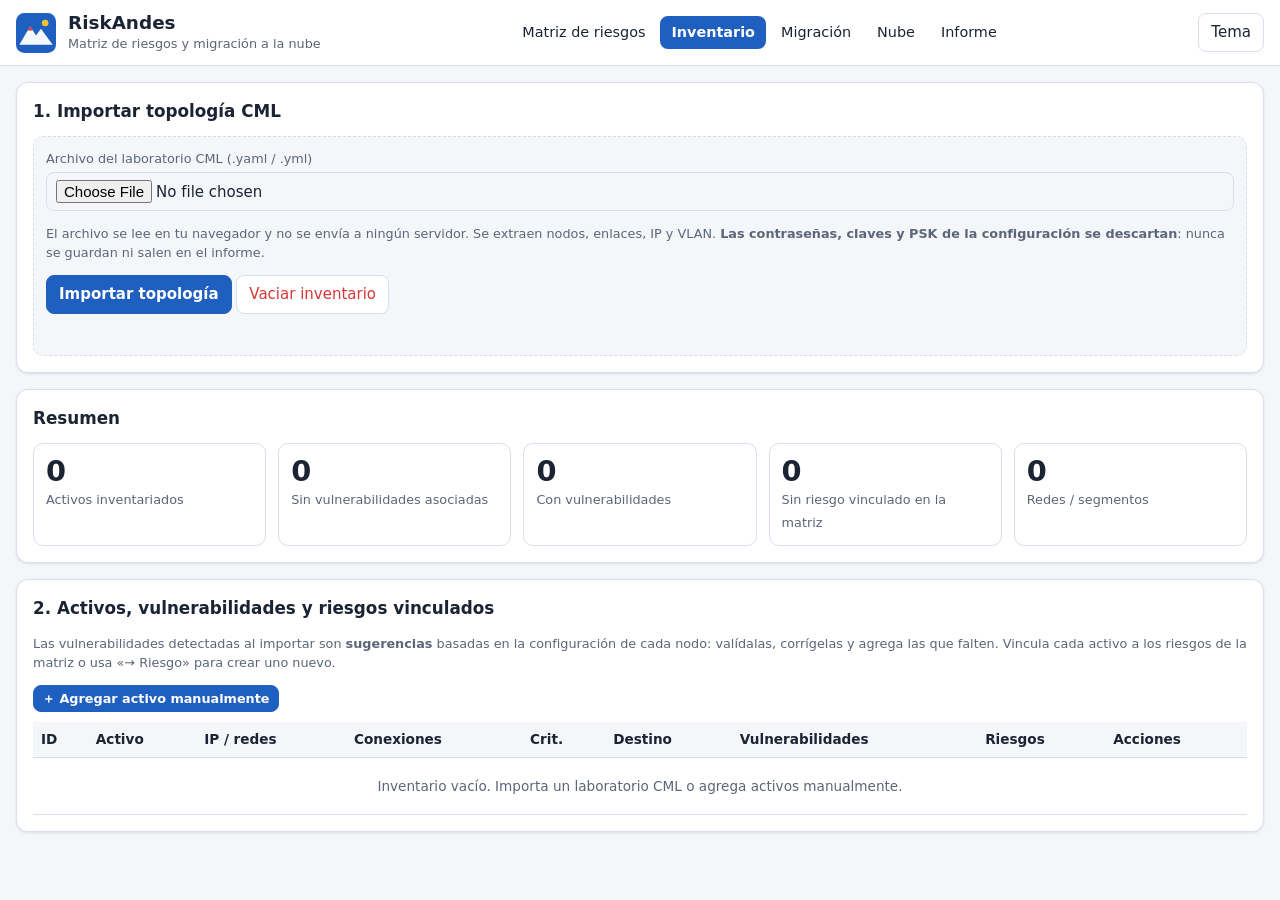
<file: inventario.html>
<!DOCTYPE html>
<html lang="es">
<head>
<meta charset="utf-8">
<meta name="viewport" content="width=device-width, initial-scale=1">
<title>RiskAndes · Inventario de activos</title>
<meta name="description" content="Inventario de activos a partir de una topología CML, con vulnerabilidades asociadas y vínculo a la matriz de riesgos.">
<link rel="stylesheet" href="styles.css">
</head>
<body>
<header id="top"></header>
<main>
  <section class="card" aria-label="Importar topología">
    <h2>1. Importar topología CML</h2>
    <div class="filebox">
      <label for="fArchivo">Archivo del laboratorio CML (.yaml / .yml)</label>
      <input id="fArchivo" type="file" accept=".yaml,.yml,text/yaml,text/plain">
      <p class="note">El archivo se lee en tu navegador y no se envía a ningún servidor. Se extraen nodos, enlaces, IP y VLAN. <b>Las contraseñas, claves y PSK de la configuración se descartan</b>: nunca se guardan ni salen en el informe.</p>
      <button class="primary" type="button" id="btnImportar">Importar topología</button>
      <button class="danger" type="button" id="btnVaciar">Vaciar inventario</button>
      <div class="msg" id="msgImp" role="status"></div>
    </div>
  </section>

  <section class="card" aria-label="Resumen del inventario">
    <h2>Resumen</h2>
    <div class="kpis" id="kpis"></div>
  </section>

  <section class="card" id="cardTopo" aria-label="Topología" hidden>
    <h2>Topología importada</h2>
    <div id="topo"></div>
    <p class="note" id="topoInfo"></p>
  </section>

  <section class="card" aria-label="Inventario de activos">
    <h2>2. Activos, vulnerabilidades y riesgos vinculados</h2>
    <p class="note">Las vulnerabilidades detectadas al importar son <b>sugerencias</b> basadas en la configuración de cada nodo: valídalas, corrígelas y agrega las que falten. Vincula cada activo a los riesgos de la matriz o usa «→ Riesgo» para crear uno nuevo.</p>
    <div id="crud"></div>
  </section>
</main>
<script src="common.js"></script>
<script src="cml.js"></script>
<script>
"use strict";
var $ = RA.$, el = RA.el;
var inv = RA.load(RA.KEYS.inv, RA.INV_DEF);
var TIPOS = ["Firewall","Router","Switch","Host Linux","Servidor Linux","Servidor de logs","Estación de trabajo","Base de datos","Conexión externa","Otro"];
var DESTINOS = ["Migrar a instancia en la nube","Reemplazar por servicio nativo de la nube","Mantener on-premise","Retirar","No aplica"];

function guardar(){ RA.save(RA.KEYS.inv, inv); }
function redesDe(ips){
  var out = [];
  (ips || []).forEach(function(s){
    var m = /^(\d+\.\d+\.\d+\.\d+)\/(\d+)$/.exec(s); if (!m) return;
    var r = CML.red(m[1], +m[2]); if (out.indexOf(r) < 0) out.push(r);
  });
  return out;
}
function riesgosIds(){ return RA.riesgos().map(function(r){ return { v: r.id, l: r.id + " · " + r.activo }; }); }

function kpis(){
  var k = $("kpis"); k.textContent = "";
  var A = inv.activos, conV = A.filter(function(a){ return (a.vulns || []).length; }).length,
      conR = A.filter(function(a){ return (a.riesgos || []).length; }).length, redes = {};
  A.forEach(function(a){ (a.redes || []).forEach(function(r){ redes[r] = 1; }); });
  function kpi(cls, n, t){ var d = el("div", "kpi " + cls); d.appendChild(el("b", "", String(n))); d.appendChild(el("span", "", t)); k.appendChild(d); }
  kpi("", A.length, "Activos inventariados");
  kpi(A.length && conV < A.length ? "k-alto" : "", A.length - conV, "Sin vulnerabilidades asociadas");
  kpi("", conV, "Con vulnerabilidades");
  kpi(A.length && conR < A.length ? "k-medio" : "", A.length - conR, "Sin riesgo vinculado en la matriz");
  kpi("", Object.keys(redes).length, "Redes / segmentos");
}
function topo(){
  var c = $("topo"); c.textContent = ""; var svg = RA.topoSvg(inv);
  $("cardTopo").hidden = !svg; if (!svg) return;
  c.appendChild(svg);
  $("topoInfo").textContent = (inv.titulo ? inv.titulo + " · " : "") + inv.activos.length + " nodos, " + (inv.enlaces || []).length + " enlaces. Color: rojo firewall, naranjo router, amarillo switch, verde host/servidor, punteado conexión externa.";
}
function refrescar(){ kpis(); topo(); }

var crud = RA.crud({
  mount: $("crud"), prefix: "A", agregar: "＋ Agregar activo manualmente", vacio: "Inventario vacío. Importa un laboratorio CML o agrega activos manualmente.",
  get: function(){ return inv.activos; },
  set: function(l){ l.forEach(function(a){ a.redes = redesDe(a.ips); }); inv.activos = l; guardar(); },
  onChange: refrescar,
  fields: [
    { k: "nombre", label: "Nombre del activo", req: true, maxlength: 80 },
    { k: "tipo", label: "Tipo", type: "select", options: TIPOS },
    { k: "ips", label: "IP/prefijo (separadas por coma)", placeholder: "10.10.20.10/27, 10.10.20.11/27", maxlength: 200,
      toForm: function(v){ return Array.isArray(v) ? v.join(", ") : (v || ""); },
      fromForm: function(v){ return v ? v.split(",").map(function(s){ return s.trim(); }).filter(Boolean) : []; } },
    { k: "ubicacion", label: "Ubicación actual", def: "On-premise", maxlength: 60 },
    { k: "criticidad", label: "Criticidad (1–5)", type: "select", options: ["1","2","3","4","5"], def: "3", fromForm: function(v){ return Number(v) || 3; }, toForm: function(v){ return String(v || 3); } },
    { k: "destino", label: "Destino en la migración", type: "select", options: DESTINOS },
    { k: "vulns", label: "Vulnerabilidades (una por línea)", type: "textarea", maxlength: 1200,
      toForm: function(v){ return Array.isArray(v) ? v.join("\n") : (v || ""); },
      fromForm: function(v){ return v ? v.split("\n").map(function(s){ return s.trim(); }).filter(Boolean) : []; } },
    { k: "riesgos", label: "Riesgos vinculados de la matriz", type: "checks", options: riesgosIds, vacio: "La matriz de riesgos aún no tiene riesgos." },
    { k: "notas", label: "Notas", type: "textarea", maxlength: 400 }
  ],
  validar: function(row, lista, editando){
    if (!editando && lista.some(function(a){ return a.nombre.toLowerCase() === row.nombre.toLowerCase(); })) return "Ya existe un activo con ese nombre.";
    return "";
  },
  cols: [
    { h: "ID", f: function(a){ return a.id; } },
    { h: "Activo", f: function(a){ var d = el("div"); d.appendChild(el("b", "", a.nombre)); d.appendChild(el("small", "", a.tipo + (a.ubicacion ? " · " + a.ubicacion : ""))); return d; } },
    { h: "IP / redes", f: function(a){ var d = el("div"); d.textContent = (a.ips || []).join(", ") || "—"; if ((a.vlans || []).length) d.appendChild(el("small", "", "VLAN " + a.vlans.join(", "))); return d; } },
    { h: "Conexiones", cls: "num", f: function(a){ var s = el("span", "", String((a.conexiones || []).length)); if ((a.conexiones || []).length) s.title = a.conexiones.join("\n"); return s; } },
    { h: "Crit.", cls: "num", f: function(a){ return a.criticidad; } },
    { h: "Destino", f: function(a){ return a.destino; } },
    { h: "Vulnerabilidades", f: function(a){
        if (!(a.vulns || []).length) return el("span", "chip warn", "Sin registrar");
        var u = el("ul", "list"); a.vulns.forEach(function(v){ u.appendChild(el("li", "", v)); }); return u; } },
    { h: "Riesgos", f: function(a){
        if (!(a.riesgos || []).length) return "—";
        var map = {}; RA.riesgos().forEach(function(r){ map[r.id] = r; });
        return a.riesgos.map(function(id){ var r = map[id]; return r ? RA.chip(RA.calc(r.p, r.i).n, id) : el("span", "chip info", id + " (no existe)"); }); } }
  ],
  rowActions: function(a){ return [{ label: "→ Riesgo", fn: function(){
    var q = "?activo=" + encodeURIComponent(a.nombre) + ((a.vulns || [])[0] ? "&vuln=" + encodeURIComponent(a.vulns[0]) : "");
    location.href = "index.html" + q; } }]; }
});

RA.header("inventario.html");

$("btnImportar").addEventListener("click", function(){
  var msg = $("msgImp"), f = $("fArchivo").files[0]; msg.className = "msg";
  if (!f) { msg.textContent = "Selecciona primero el archivo .yaml del laboratorio."; return; }
  if (f.size > 8 * 1024 * 1024) { msg.textContent = "El archivo supera los 8 MB; no parece un laboratorio CML."; return; }
  f.text().then(function(t){
    var r;
    try { r = CML.importar(t); } catch (e) { msg.textContent = "No se pudo importar: " + e.message; return; }
    if (inv.activos.length && !window.confirm("Se reemplazarán los " + inv.activos.length + " activos actuales por los " + r.activos.length + " del archivo. ¿Continuar?")) return;
    inv = { titulo: r.titulo, descripcion: r.descripcion, activos: r.activos, enlaces: r.enlaces, origen: "cml", importado: RA.hoy() };
    RA.save(RA.KEYS.inv, inv); crud.render(); refrescar();
    var n = r.activos.reduce(function(s, a){ return s + a.vulns.length; }, 0);
    msg.className = "msg ok";
    msg.textContent = "Importados " + r.activos.length + " nodos, " + r.enlaces.length + " enlaces y " + r.redes.length + " redes. Se sugirieron " + n + " vulnerabilidades para validar. No se guardó ninguna contraseña ni clave.";
  }, function(){ msg.textContent = "No se pudo leer el archivo."; });
});
$("btnVaciar").addEventListener("click", function(){
  if (!window.confirm("Se borrará todo el inventario. ¿Continuar?")) return;
  inv = RA.clone(RA.INV_DEF); RA.save(RA.KEYS.inv, inv); crud.render(); refrescar(); $("msgImp").textContent = "";
});
refrescar();
</script>
</body>
</html>
</file>
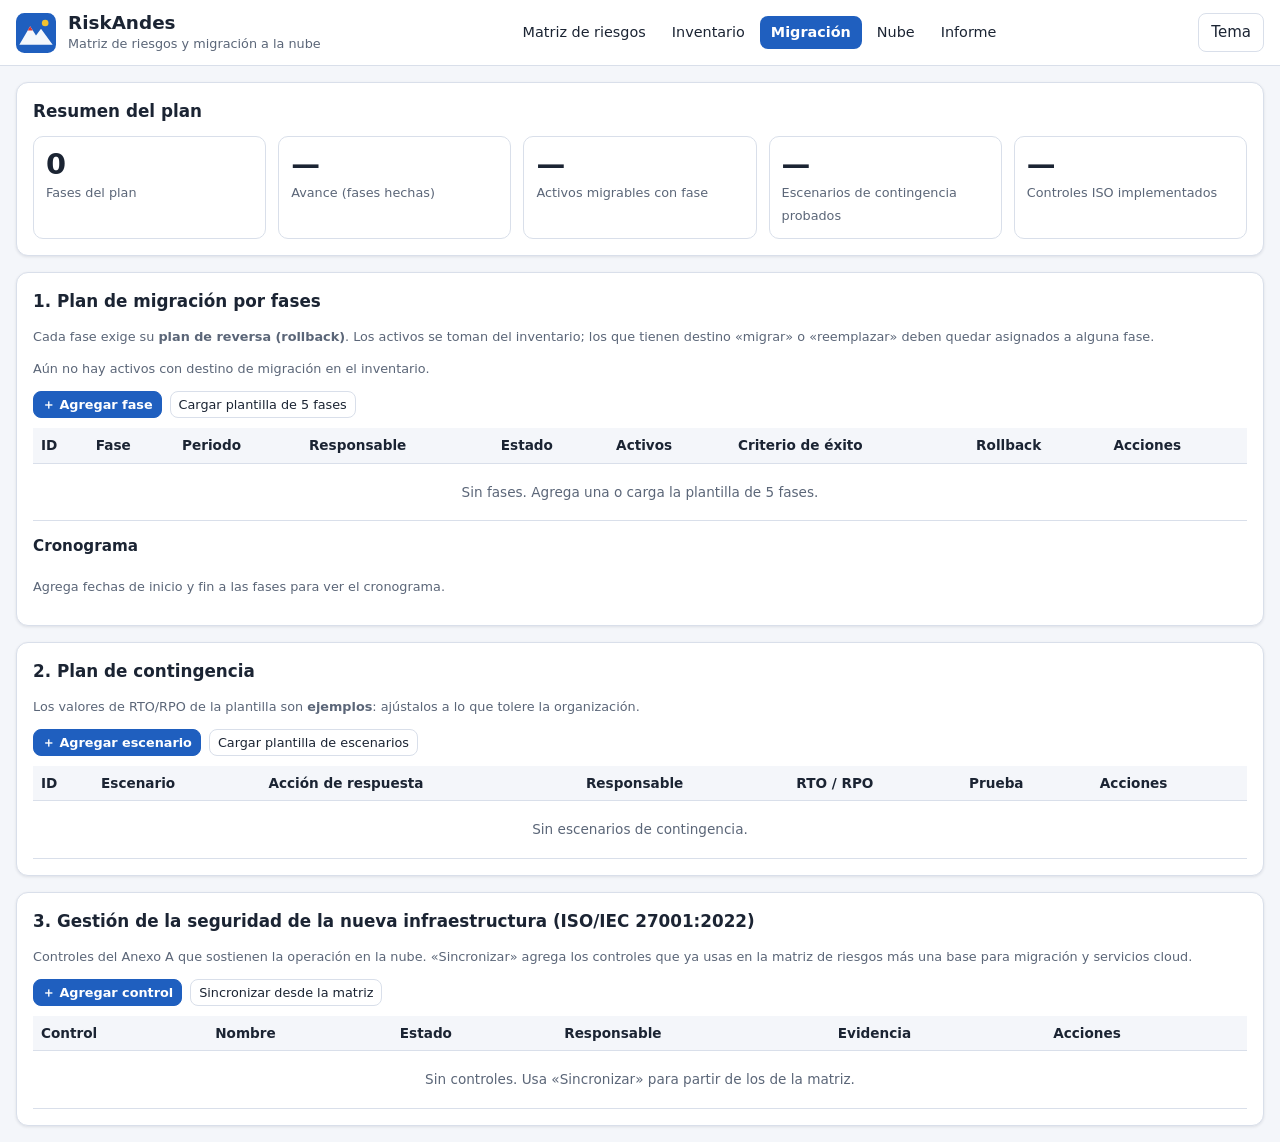
<file: migracion.html>
<!DOCTYPE html>
<html lang="es">
<head>
<meta charset="utf-8">
<meta name="viewport" content="width=device-width, initial-scale=1">
<title>RiskAndes · Plan de migración</title>
<meta name="description" content="Plan de migración por fases a la nube, plan de contingencia y gestión de la seguridad (ISO/IEC 27001:2022).">
<link rel="stylesheet" href="styles.css">
</head>
<body>
<header id="top"></header>
<main>
  <section class="card" aria-label="Resumen del plan"><h2>Resumen del plan</h2><div class="kpis" id="kpis"></div></section>

  <section class="card" aria-label="Fases de migración">
    <h2>1. Plan de migración por fases</h2>
    <p class="note">Cada fase exige su <b>plan de reversa (rollback)</b>. Los activos se toman del inventario; los que tienen destino «migrar» o «reemplazar» deben quedar asignados a alguna fase.</p>
    <div id="cobertura" role="status"></div>
    <div id="crudFases"></div>
    <h3 style="margin:14px 0 6px;font-size:.95rem">Cronograma</h3>
    <div id="gantt" class="gantt"></div>
  </section>

  <section class="card" aria-label="Plan de contingencia">
    <h2>2. Plan de contingencia</h2>
    <p class="note">Los valores de RTO/RPO de la plantilla son <b>ejemplos</b>: ajústalos a lo que tolere la organización.</p>
    <div id="crudCont"></div>
  </section>

  <section class="card" aria-label="Gestión de la seguridad">
    <h2>3. Gestión de la seguridad de la nueva infraestructura (ISO/IEC 27001:2022)</h2>
    <p class="note">Controles del Anexo A que sostienen la operación en la nube. «Sincronizar» agrega los controles que ya usas en la matriz de riesgos más una base para migración y servicios cloud.</p>
    <div id="crudSgsi"></div>
  </section>
</main>
<script src="common.js"></script>
<script>
"use strict";
var $ = RA.$, el = RA.el;
var ESTADOS = ["Pendiente", "En curso", "Hecha"];
function inv(){ return RA.load(RA.KEYS.inv, RA.INV_DEF); }
function migrables(){ return inv().activos.filter(function(a){ return /^(Migrar|Reemplazar)/.test(a.destino || ""); }); }
function lista(key){ return { get: function(){ return RA.load(key, []); }, set: function(l){ RA.save(key, l); } }; }

/* ---------- Fases ---------- */
var PLANTILLA_FASES = [
  { nombre: "Descubrimiento y preparación", objetivo: "Validar inventario y dependencias, definir ventanas y asegurar respaldos verificados antes de tocar producción.", criterio: "Inventario validado, respaldos restaurados con éxito en prueba y aprobación del plan.", rollback: "No se modifica producción. Si no hay respaldos verificados, no se inicia la fase siguiente.", sel: function(){ return false; } },
  { nombre: "Base segura en la nube (landing zone)", objetivo: "Crear la cuenta con MFA, zonas/subredes, reglas de firewall mínimas, registro, monitoreo y cifrado antes de mover cargas.", criterio: "Auditoría de reglas sin hallazgos críticos; registro de actividad habilitado; usuarios nominales con MFA.", rollback: "Destruir y recrear la infraestructura desde plantilla; no afecta al entorno on-premise.", sel: function(){ return false; } },
  { nombre: "Migración piloto (activos de menor criticidad)", objetivo: "Migrar primero los activos menos críticos para validar el proceso, conectividad y controles.", criterio: "Pruebas funcionales y de seguridad aprobadas; sin incidentes durante la estabilización.", rollback: "Mantener el activo on-premise encendido y revertir DNS/ruteo al origen.", sel: function(a){ return (a.criticidad || 3) <= 3; } },
  { nombre: "Migración de activos críticos", objetivo: "Mover datos y servicios críticos en ventanas controladas con replicación continua y corte planificado.", criterio: "Datos íntegros (verificación por checksum), RTO cumplido y aprobación del dueño del servicio.", rollback: "Punto de retorno acordado: replicación inversa y reversión de DNS/VPN al origen dentro del RTO.", sel: function(a){ return (a.criticidad || 3) >= 4; } },
  { nombre: "Validación, corte y desmantelamiento", objetivo: "Validación final, monitoreo reforzado y retiro del entorno on-premise tras un periodo de estabilización.", criterio: "Periodo de estabilización cumplido, auditoría final y borrado seguro de los equipos retirados.", rollback: "No retirar equipos on-premise hasta la aprobación formal posterior al periodo de estabilización.", sel: function(){ return false; } }
];
var fases = lista(RA.KEYS.mig);
var crudFases = RA.crud({
  mount: $("crudFases"), prefix: "F", agregar: "＋ Agregar fase", vacio: "Sin fases. Agrega una o carga la plantilla de 5 fases.",
  get: fases.get, set: fases.set, onChange: resumen,
  fields: [
    { k: "nombre", label: "Fase", req: true, maxlength: 90 },
    { k: "responsable", label: "Responsable", maxlength: 80 },
    { k: "estado", label: "Estado", type: "select", options: ESTADOS },
    { k: "inicio", label: "Inicio", type: "date" },
    { k: "fin", label: "Fin", type: "date" },
    { k: "objetivo", label: "Objetivo y actividades", type: "textarea", maxlength: 500 },
    { k: "activos", label: "Activos incluidos", type: "checks", vacio: "No hay activos para migrar: define el destino en el inventario.",
      options: function(){ return migrables().map(function(a){ return { v: a.id, l: a.nombre }; }); } },
    { k: "criterio", label: "Criterio de éxito", type: "textarea", maxlength: 400 },
    { k: "rollback", label: "Plan de reversa (rollback) de la fase", type: "textarea", req: true, maxlength: 400 }
  ],
  validar: function(r){ return r.inicio && r.fin && r.fin < r.inicio ? "La fecha de fin no puede ser anterior al inicio." : ""; },
  cols: [
    { h: "ID", f: function(r){ return r.id; } },
    { h: "Fase", f: function(r){ var d = el("div"); d.appendChild(el("b", "", r.nombre)); if (r.objetivo) d.appendChild(el("small", "", r.objetivo)); return d; } },
    { h: "Periodo", f: function(r){ return r.inicio || r.fin ? (r.inicio || "?") + " → " + (r.fin || "?") : "Sin fechas"; } },
    { h: "Responsable", f: function(r){ return r.responsable || "—"; } },
    { h: "Estado", f: function(r){ return el("span", "chip " + (r.estado === "Hecha" ? "ok" : r.estado === "En curso" ? "warn" : "info"), r.estado); } },
    { h: "Activos", f: function(r){
        var m = {}; inv().activos.forEach(function(a){ m[a.id] = a.nombre; });
        return (r.activos || []).map(function(id){ return m[id] || id; }).join(", ") || "—"; } },
    { h: "Criterio de éxito", f: function(r){ return r.criterio || "—"; } },
    { h: "Rollback", f: function(r){ return r.rollback; } }
  ]
});
var bt = el("button", "small", "Cargar plantilla de 5 fases"); bt.type = "button";
bt.addEventListener("click", function(){
  var cur = fases.get();
  if (cur.length && !window.confirm("Ya hay fases. ¿Agregar la plantilla al final de la lista?")) return;
  var mig = migrables(), n = cur.length;
  fases.set(cur.concat(PLANTILLA_FASES.map(function(p, i){
    return { id: "F-" + String(n + i + 1).padStart(2, "0"), nombre: p.nombre, responsable: "", estado: "Pendiente", inicio: "", fin: "",
      objetivo: p.objetivo, activos: mig.filter(p.sel).map(function(a){ return a.id; }), criterio: p.criterio, rollback: p.rollback };
  })));
  crudFases.render(); resumen();
});
crudFases.toolbar.appendChild(bt);

function cobertura(){
  var asign = {}; fases.get().forEach(function(f){ (f.activos || []).forEach(function(id){ asign[id] = 1; }); });
  var faltan = migrables().filter(function(a){ return !asign[a.id]; }), box = $("cobertura"); box.textContent = "";
  if (!migrables().length) { box.appendChild(el("p", "note", "Aún no hay activos con destino de migración en el inventario.")); return { total: 0, ok: 0 }; }
  if (faltan.length) {
    var p = el("p", "msg"); p.textContent = "Activos migrables sin fase asignada (" + faltan.length + "): " + faltan.map(function(a){ return a.nombre; }).join(", ") + "."; box.appendChild(p);
  } else box.appendChild(el("p", "msg ok", "Todos los activos migrables están asignados a una fase."));
  return { total: migrables().length, ok: migrables().length - faltan.length };
}
function gantt(){
  var g = $("gantt"); g.textContent = "";
  var F = fases.get().filter(function(f){ return f.inicio && f.fin; });
  if (!F.length) { g.appendChild(el("p", "note", "Agrega fechas de inicio y fin a las fases para ver el cronograma.")); return; }
  var t0 = Math.min.apply(null, F.map(function(f){ return Date.parse(f.inicio); })), t1 = Math.max.apply(null, F.map(function(f){ return Date.parse(f.fin); })), span = Math.max(t1 - t0, 86400000);
  F.forEach(function(f){
    var row = el("div", "grow"), tr = el("div", "gtrack"), b = el("div", "gbar " + (f.estado === "Hecha" ? "hecha" : f.estado === "En curso" ? "curso" : ""));
    b.style.left = ((Date.parse(f.inicio) - t0) / span * 100) + "%"; b.style.width = Math.max(2, (Date.parse(f.fin) - Date.parse(f.inicio) + 86400000) / (span + 86400000) * 100) + "%";
    b.title = f.nombre + ": " + f.inicio + " → " + f.fin;
    tr.appendChild(b); row.appendChild(el("span", "", f.id + " · " + f.nombre)); row.appendChild(tr); g.appendChild(row);
  });
  g.appendChild(el("p", "note", "Del " + new Date(t0).toISOString().slice(0, 10) + " al " + new Date(t1).toISOString().slice(0, 10) + "."));
}

/* ---------- Contingencia ---------- */
var PLANTILLA_CONT = [
  ["Falla de una fase de migración", "Pruebas de validación fallidas o RTO excedido", "Ejecutar el rollback de la fase, congelar cambios y analizar la causa antes de reintentar.", "≤ 4 h", "≤ 15 min"],
  ["Pérdida de conectividad on-premise ↔ nube", "Caída del túnel VPN o del enlace", "Operar desde el origen on-premise, activar el canal/túnel redundante y reintentar el corte fuera de ventana.", "≤ 2 h", "0 (replicación continua)"],
  ["Incidente de seguridad durante la migración", "Alerta de acceso no autorizado o credencial comprometida", "Aislar la zona afectada, rotar credenciales, activar el procedimiento de respuesta y preservar los registros como evidencia.", "≤ 1 h (contención)", "No aplica"],
  ["Pérdida o corrupción de datos en la transferencia", "Diferencia de checksum o fallo de integridad", "Restaurar desde el último respaldo verificado y repetir la transferencia con verificación de integridad.", "≤ 8 h", "≤ 1 h"],
  ["Indisponibilidad del proveedor o de la región", "Caída del servicio cloud informada por el proveedor", "Mantener el entorno on-premise operativo durante la estabilización o desplegar en otra región desde plantilla.", "≤ 8 h", "≤ 1 h"],
  ["Desborde de la ventana de mantención", "Se alcanza la hora límite sin completar el corte", "Abortar a la hora límite, revertir al origen y reprogramar; comunicar a las partes interesadas.", "Según la ventana", "No aplica"]
];
var cont = lista(RA.KEYS.cont);
var crudCont = RA.crud({
  mount: $("crudCont"), prefix: "C", agregar: "＋ Agregar escenario", vacio: "Sin escenarios de contingencia.",
  get: cont.get, set: cont.set, onChange: resumen,
  fields: [
    { k: "escenario", label: "Escenario", req: true, maxlength: 120 },
    { k: "disparador", label: "Disparador / cómo se detecta", maxlength: 200 },
    { k: "accion", label: "Acción de respuesta", type: "textarea", req: true, maxlength: 400 },
    { k: "responsable", label: "Responsable", maxlength: 80 },
    { k: "rto", label: "RTO (tiempo de recuperación)", maxlength: 40 },
    { k: "rpo", label: "RPO (pérdida de datos tolerable)", maxlength: 40 },
    { k: "prueba", label: "Prueba del plan", type: "select", options: ["Sin probar", "Probado"] }
  ],
  cols: [
    { h: "ID", f: function(r){ return r.id; } },
    { h: "Escenario", f: function(r){ var d = el("div"); d.appendChild(el("b", "", r.escenario)); if (r.disparador) d.appendChild(el("small", "", "Disparador: " + r.disparador)); return d; } },
    { h: "Acción de respuesta", f: function(r){ return r.accion; } },
    { h: "Responsable", f: function(r){ return r.responsable || "—"; } },
    { h: "RTO / RPO", f: function(r){ return (r.rto || "—") + " / " + (r.rpo || "—"); } },
    { h: "Prueba", f: function(r){ return el("span", "chip " + (r.prueba === "Probado" ? "ok" : "warn"), r.prueba); } }
  ]
});
var bc = el("button", "small", "Cargar plantilla de escenarios"); bc.type = "button";
bc.addEventListener("click", function(){
  var cur = cont.get();
  if (cur.length && !window.confirm("Ya hay escenarios. ¿Agregar la plantilla al final de la lista?")) return;
  cont.set(cur.concat(PLANTILLA_CONT.map(function(p, i){ return { id: "C-" + String(cur.length + i + 1).padStart(2, "0"), escenario: p[0], disparador: p[1], accion: p[2], responsable: "", rto: p[3], rpo: p[4], prueba: "Sin probar" }; })));
  crudCont.render(); resumen();
});
crudCont.toolbar.appendChild(bc);

/* ---------- SGSI ---------- */
var BASE_ISO = ["A.5.1", "A.5.23", "A.5.24", "A.5.29", "A.8.9", "A.8.15", "A.8.32"];
var sgsi = lista(RA.KEYS.sgsi);
var crudSgsi = RA.crud({
  mount: $("crudSgsi"), prefix: "S", agregar: "＋ Agregar control", vacio: "Sin controles. Usa «Sincronizar» para partir de los de la matriz.",
  get: sgsi.get, set: sgsi.set, onChange: resumen,
  fields: [
    { k: "codigo", label: "Control (Anexo A)", type: "select", options: function(){ return Object.keys(RA.ISO).sort(function(a, b){ return a.localeCompare(b, "es", { numeric: true }); }).map(function(c){ return { v: c, l: c + " · " + RA.ISO[c] }; }); } },
    { k: "estado", label: "Estado", type: "select", options: ["No iniciado", "Planificado", "Implementado"] },
    { k: "responsable", label: "Responsable", maxlength: 80 },
    { k: "evidencia", label: "Evidencia / cómo se verifica", type: "textarea", maxlength: 300 }
  ],
  validar: function(r, l, ed){ return l.some(function(x){ return x.codigo === r.codigo && x.id !== ed; }) ? "Ese control ya está en la lista." : ""; },
  cols: [
    { h: "Control", f: function(r){ return r.codigo; } },
    { h: "Nombre", f: function(r){ return RA.ISO[r.codigo] || ""; } },
    { h: "Estado", f: function(r){ return el("span", "chip " + (r.estado === "Implementado" ? "ok" : r.estado === "Planificado" ? "warn" : "info"), r.estado); } },
    { h: "Responsable", f: function(r){ return r.responsable || "—"; } },
    { h: "Evidencia", f: function(r){ return r.evidencia || "—"; } }
  ]
});
var bs = el("button", "small", "Sincronizar desde la matriz"); bs.type = "button";
bs.addEventListener("click", function(){
  var cur = sgsi.get(), have = {}, add = [];
  cur.forEach(function(r){ have[r.codigo] = 1; });
  var codes = BASE_ISO.slice();
  RA.riesgos().forEach(function(r){ (r.iso || "").split(",").forEach(function(c){ c = c.trim(); if (c && codes.indexOf(c) < 0) codes.push(c); }); });
  codes.sort(function(a, b){ return a.localeCompare(b, "es", { numeric: true }); });
  codes.forEach(function(c){ if (!have[c] && RA.ISO[c]) add.push(c); });
  sgsi.set(cur.concat(add.map(function(c, i){ return { id: "S-" + String(cur.length + i + 1).padStart(2, "0"), codigo: c, estado: "No iniciado", responsable: "", evidencia: "" }; })));
  crudSgsi.render(); resumen();
});
crudSgsi.toolbar.appendChild(bs);

/* ---------- Resumen ---------- */
function resumen(){
  var F = fases.get(), C = cont.get(), S = sgsi.get(), cov = cobertura(), k = $("kpis"); k.textContent = "";
  function kpi(cls, n, t){ var d = el("div", "kpi " + cls); d.appendChild(el("b", "", String(n))); d.appendChild(el("span", "", t)); k.appendChild(d); }
  var hechas = F.filter(function(f){ return f.estado === "Hecha"; }).length;
  kpi("", F.length, "Fases del plan");
  kpi("", F.length ? Math.round(hechas / F.length * 100) + "%" : "—", "Avance (fases hechas)");
  kpi(cov.total && cov.ok < cov.total ? "k-alto" : "", cov.total ? cov.ok + "/" + cov.total : "—", "Activos migrables con fase");
  kpi("", C.length ? C.filter(function(c){ return c.prueba === "Probado"; }).length + "/" + C.length : "—", "Escenarios de contingencia probados");
  kpi("", S.length ? S.filter(function(c){ return c.estado === "Implementado"; }).length + "/" + S.length : "—", "Controles ISO implementados");
  gantt();
}
RA.header("migracion.html");
resumen();
</script>
</body>
</html>
</file>
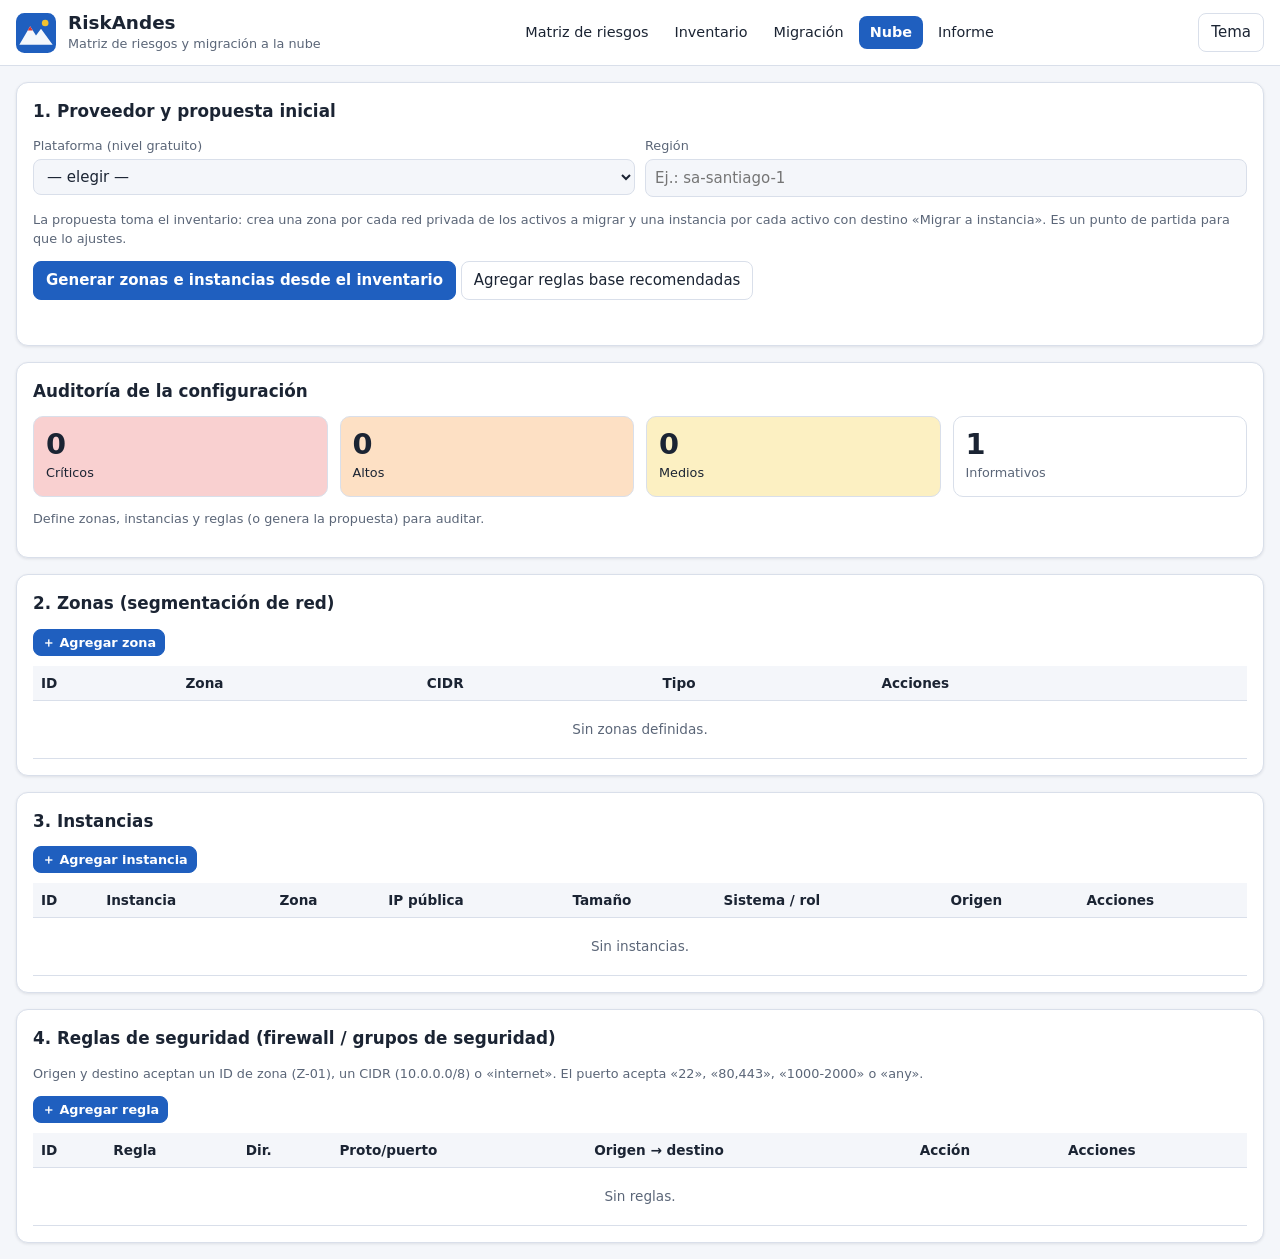
<file: nube.html>
<!DOCTYPE html>
<html lang="es">
<head>
<meta charset="utf-8">
<meta name="viewport" content="width=device-width, initial-scale=1">
<title>RiskAndes · Configuración en la nube</title>
<meta name="description" content="Diseño de zonas, instancias y reglas de firewall en la nube con auditoría automática de reglas peligrosas.">
<link rel="stylesheet" href="styles.css">
</head>
<body>
<header id="top"></header>
<main>
  <section class="card" aria-label="Proveedor">
    <h2>1. Proveedor y propuesta inicial</h2>
    <div class="crud-grid">
      <div><label for="prov">Plataforma (nivel gratuito)</label>
        <select id="prov">
          <option value="">— elegir —</option><option>Oracle Cloud (Always Free)</option><option>AWS (Free Tier)</option>
          <option>Google Cloud (Free Tier)</option><option>Microsoft Azure (cuenta gratuita)</option><option>Otro</option>
        </select></div>
      <div><label for="region">Región</label><input id="region" maxlength="60" placeholder="Ej.: sa-santiago-1"></div>
    </div>
    <p class="note">La propuesta toma el inventario: crea una zona por cada red privada de los activos a migrar y una instancia por cada activo con destino «Migrar a instancia». Es un punto de partida para que lo ajustes.</p>
    <button type="button" class="primary" id="btnProponer">Generar zonas e instancias desde el inventario</button>
    <button type="button" id="btnBase">Agregar reglas base recomendadas</button>
    <div class="msg" id="msgProp" role="status"></div>
  </section>

  <section class="card" aria-label="Auditoría"><h2>Auditoría de la configuración</h2><div class="kpis" id="kAud"></div><div id="aud" style="margin-top:12px"></div></section>

  <section class="card" aria-label="Zonas"><h2>2. Zonas (segmentación de red)</h2><div id="crudZ"></div></section>
  <section class="card" aria-label="Instancias"><h2>3. Instancias</h2><div id="crudI"></div></section>
  <section class="card" aria-label="Reglas"><h2>4. Reglas de seguridad (firewall / grupos de seguridad)</h2>
    <p class="note">Origen y destino aceptan un ID de zona (Z-01), un CIDR (10.0.0.0/8) o «internet». El puerto acepta «22», «80,443», «1000-2000» o «any».</p>
    <div id="crudR"></div></section>
</main>
<script src="common.js"></script>
<script src="cml.js"></script>
<script src="audit.js"></script>
<script>
"use strict";
var $ = RA.$, el = RA.el;
var nube = RA.load(RA.KEYS.nube, RA.NUBE_DEF);
function guardar(){ RA.save(RA.KEYS.nube, nube); }
function inv(){ return RA.load(RA.KEYS.inv, RA.INV_DEF); }
var TIPOZ = [{ v: "publica", l: "Pública" }, { v: "privada", l: "Privada (aplicación)" }, { v: "datos", l: "Datos" }, { v: "gestion", l: "Gestión / administración" }, { v: "monitoreo", l: "Monitoreo / SIEM" }];
var TZ = {}; TIPOZ.forEach(function(t){ TZ[t.v] = t.l; });
function nomZona(id){ var z = nube.zonas.filter(function(x){ return x.id === id; })[0]; return z ? id + " · " + z.nombre : (id || "—"); }

/* Proveedor / región */
$("prov").value = nube.proveedor || ""; $("region").value = nube.region || "";
$("prov").addEventListener("change", function(){ nube.proveedor = $("prov").value; guardar(); });
$("region").addEventListener("input", function(){ nube.region = $("region").value.trim(); guardar(); });

/* Auditoría */
function auditar(){
  var res = AUD.auditar(nube), k = $("kAud"), box = $("aud"); k.textContent = ""; box.textContent = "";
  var cnt = { critico: 0, alto: 0, medio: 0, info: 0 }; res.forEach(function(f){ cnt[f.sev]++; });
  [["k-critico", "critico", "Críticos"], ["k-alto", "alto", "Altos"], ["k-medio", "medio", "Medios"], ["", "info", "Informativos"]].forEach(function(t){
    var d = el("div", "kpi " + t[0]); d.appendChild(el("b", "", String(cnt[t[1]]))); d.appendChild(el("span", "", t[2])); k.appendChild(d); });
  if (!nube.zonas.length && !nube.instancias.length && !nube.reglas.length) { box.appendChild(el("p", "note", "Define zonas, instancias y reglas (o genera la propuesta) para auditar.")); return; }
  if (!res.length) { box.appendChild(el("p", "msg ok", "Sin hallazgos: las reglas no presentan configuraciones peligrosas conocidas.")); return; }
  box.appendChild(RA.table([
    { h: "Severidad", f: function(f){ return el("span", "chip " + (f.sev === "info" ? "info" : f.sev), f.sev === "critico" ? "Crítico" : f.sev === "alto" ? "Alto" : f.sev === "medio" ? "Medio" : "Info"); } },
    { h: "Hallazgo", f: function(f){ var d = el("div"); d.appendChild(el("b", "", f.regla)); d.appendChild(el("small", "", f.detalle)); return d; } },
    { h: "Recomendación", f: function(f){ return f.rec; } },
    { h: "ISO 27001:2022", f: function(f){ return f.iso; } }
  ], res));
}
function cambio(){ guardar(); auditar(); }

var crudZ = RA.crud({
  mount: $("crudZ"), prefix: "Z", agregar: "＋ Agregar zona", vacio: "Sin zonas definidas.",
  get: function(){ return nube.zonas; }, set: function(l){ nube.zonas = l; guardar(); }, onChange: function(){ auditar(); crudI.render(); crudR.render(); },
  fields: [
    { k: "nombre", label: "Nombre", req: true, maxlength: 80 },
    { k: "cidr", label: "CIDR", req: true, placeholder: "10.0.2.0/24", maxlength: 18 },
    { k: "tipo", label: "Tipo", type: "select", options: TIPOZ }
  ],
  validar: function(r){ return /^\d{1,3}(\.\d{1,3}){3}\/\d{1,2}$/.test(r.cidr) && +r.cidr.split("/")[1] <= 32 ? "" : "CIDR inválido (ej.: 10.0.2.0/24)."; },
  cols: [
    { h: "ID", f: function(r){ return r.id; } }, { h: "Zona", f: function(r){ return r.nombre; } },
    { h: "CIDR", f: function(r){ return r.cidr; } }, { h: "Tipo", f: function(r){ return TZ[r.tipo] || r.tipo; } }
  ]
});
var crudI = RA.crud({
  mount: $("crudI"), prefix: "I", agregar: "＋ Agregar instancia", vacio: "Sin instancias.",
  get: function(){ return nube.instancias; }, set: function(l){ nube.instancias = l; guardar(); }, onChange: auditar,
  fields: [
    { k: "nombre", label: "Nombre", req: true, maxlength: 80 },
    { k: "zona", label: "Zona", type: "select", options: function(){ return [{ v: "", l: "— sin zona —" }].concat(nube.zonas.map(function(z){ return { v: z.id, l: z.id + " · " + z.nombre }; })); } },
    { k: "publica", label: "IP pública", type: "select", options: [{ v: "no", l: "No" }, { v: "si", l: "Sí" }],
      toForm: function(v){ return v ? "si" : "no"; }, fromForm: function(v){ return v === "si"; } },
    { k: "tamano", label: "Tamaño", def: "1 vCPU / 1 GB", maxlength: 40 },
    { k: "so", label: "Sistema / rol", maxlength: 60 },
    { k: "activo", label: "Activo de origen", type: "select", options: function(){ return [{ v: "", l: "— ninguno —" }].concat(inv().activos.map(function(a){ return { v: a.id, l: a.nombre }; })); } }
  ],
  cols: [
    { h: "ID", f: function(r){ return r.id; } }, { h: "Instancia", f: function(r){ return r.nombre; } },
    { h: "Zona", f: function(r){ return nomZona(r.zona); } },
    { h: "IP pública", f: function(r){ return el("span", "chip " + (r.publica ? "warn" : "info"), r.publica ? "Sí" : "No"); } },
    { h: "Tamaño", f: function(r){ return r.tamano; } }, { h: "Sistema / rol", f: function(r){ return r.so || "—"; } },
    { h: "Origen", f: function(r){ return r.activo || "—"; } }
  ]
});
var crudR = RA.crud({
  mount: $("crudR"), prefix: "G", agregar: "＋ Agregar regla", vacio: "Sin reglas.",
  get: function(){ return nube.reglas; }, set: function(l){ nube.reglas = l; guardar(); }, onChange: auditar,
  fields: [
    { k: "nombre", label: "Nombre / propósito", req: true, maxlength: 100 },
    { k: "dir", label: "Dirección", type: "select", options: ["entrada", "salida"] },
    { k: "proto", label: "Protocolo", type: "select", options: ["tcp", "udp", "icmp", "any"] },
    { k: "puerto", label: "Puerto(s)", req: true, placeholder: "22 | 80,443 | any", maxlength: 40 },
    { k: "origen", label: "Origen", req: true, placeholder: "Z-01 | 10.0.0.0/8 | internet", maxlength: 40 },
    { k: "destino", label: "Destino", req: true, placeholder: "Z-02 | todas", maxlength: 40 },
    { k: "accion", label: "Acción", type: "select", options: ["permitir", "denegar"] }
  ],
  validar: function(r){ return /^(any|\*|todos?|all|\d+(-\d+)?(,\d+(-\d+)?)*)$/i.test(r.puerto.replace(/\s/g, "")) ? "" : "Puerto inválido: usa 22, 80,443, 1000-2000 o any."; },
  cols: [
    { h: "ID", f: function(r){ return r.id; } }, { h: "Regla", f: function(r){ return r.nombre; } },
    { h: "Dir.", f: function(r){ return r.dir; } }, { h: "Proto/puerto", f: function(r){ return r.proto + "/" + r.puerto; } },
    { h: "Origen → destino", f: function(r){ return r.origen + " → " + r.destino; } },
    { h: "Acción", f: function(r){ return el("span", "chip " + (r.accion === "permitir" ? "warn" : "ok"), r.accion); } }
  ]
});

$("btnProponer").addEventListener("click", function(){
  var msg = $("msgProp"); msg.className = "msg";
  var I = inv();
  if (!I.activos.length) { msg.textContent = "El inventario está vacío: importa o agrega activos primero."; return; }
  var zonas = AUD.proponerZonas(I), insts = AUD.proponerInstancias(I, zonas);
  if (!zonas.length && !insts.length) { msg.textContent = "Ningún activo tiene destino «Migrar a instancia en la nube»."; return; }
  if ((nube.zonas.length || nube.instancias.length) && !window.confirm("Se reemplazarán las zonas e instancias actuales por la propuesta. ¿Continuar?")) return;
  nube.zonas = zonas; nube.instancias = insts; guardar(); crudZ.render(); crudI.render(); auditar();
  msg.className = "msg ok"; msg.textContent = "Propuesta creada: " + zonas.length + " zonas y " + insts.length + " instancias. Revisa los tipos de zona y los tamaños.";
});
$("btnBase").addEventListener("click", function(){
  var msg = $("msgProp"); msg.className = "msg";
  if (!nube.zonas.length) { msg.textContent = "Define las zonas antes de agregar reglas base."; return; }
  var base = AUD.reglasBase(nube.zonas), n = nube.reglas.length;
  nube.reglas = nube.reglas.concat(base.map(function(r, i){ r.id = "G-" + String(n + i + 1).padStart(2, "0"); return r; }));
  guardar(); crudR.render(); auditar(); msg.className = "msg ok"; msg.textContent = "Se agregaron " + base.length + " reglas base (mínimo privilegio y denegación por defecto).";
});

RA.header("nube.html");
auditar();
</script>
</body>
</html>
</file>
<file: styles.css>
:root{
  --bg:#f4f6fa; --panel:#ffffff; --text:#1b2433; --muted:#5b6678; --line:#d9dfea;
  --brand:#1f5fbf; --brand-ink:#ffffff; --focus:#1f5fbf;
  --bajo:#2e9e5b;   --bajo-soft:#d6f0e0;   --bajo-ink:#ffffff;
  --medio:#f2c230;  --medio-soft:#fcf0c2;  --medio-ink:#2b2200;
  --alto:#f08a24;   --alto-soft:#fde0c4;   --alto-ink:#2b1500;
  --critico:#d93636;--critico-soft:#f9d0d0;--critico-ink:#ffffff;
  --shadow:0 1px 3px rgba(20,30,50,.10);
}
:root[data-theme="dark"]{
  --bg:#0f1521; --panel:#182032; --text:#e6ebf5; --muted:#9aa6bd; --line:#2b3650;
  --brand:#5b9bff; --brand-ink:#08142b; --focus:#8bb8ff;
  --bajo:#3fb878;   --bajo-soft:#173a2a;   --bajo-ink:#06190f;
  --medio:#e9bd2c;  --medio-soft:#3c3412;  --medio-ink:#241c00;
  --alto:#f29a45;   --alto-soft:#42280f;   --alto-ink:#2a1500;
  --critico:#ef5a5a;--critico-soft:#4a1b1b;--critico-ink:#2a0707;
  --shadow:none;
}
@media (prefers-color-scheme: dark){
  :root:not([data-theme="light"]){
    --bg:#0f1521; --panel:#182032; --text:#e6ebf5; --muted:#9aa6bd; --line:#2b3650;
    --brand:#5b9bff; --brand-ink:#08142b; --focus:#8bb8ff;
    --bajo:#3fb878;   --bajo-soft:#173a2a;   --bajo-ink:#06190f;
    --medio:#e9bd2c;  --medio-soft:#3c3412;  --medio-ink:#241c00;
    --alto:#f29a45;   --alto-soft:#42280f;   --alto-ink:#2a1500;
    --critico:#ef5a5a;--critico-soft:#4a1b1b;--critico-ink:#2a0707;
    --shadow:none;
  }
}
*{box-sizing:border-box}
html{color-scheme:light dark}
body{margin:0;background:var(--bg);color:var(--text);font:15px/1.5 system-ui,-apple-system,"Segoe UI",Roboto,sans-serif}
a{color:var(--brand)}
:focus-visible{outline:3px solid var(--focus);outline-offset:2px}
header.top{background:var(--panel);border-bottom:1px solid var(--line);padding:12px 16px;display:flex;flex-wrap:wrap;gap:12px;align-items:center;justify-content:space-between}
.brand{display:flex;align-items:center;gap:12px}
.brand svg{width:40px;height:40px;flex:none}
.brand h1{font-size:1.15rem;margin:0;line-height:1.2}
.brand p{margin:0;color:var(--muted);font-size:.8rem}
.actions{display:flex;flex-wrap:wrap;gap:8px}
button,.btn{font:inherit;border:1px solid var(--line);background:var(--panel);color:var(--text);padding:7px 12px;border-radius:8px;cursor:pointer}
button:hover{border-color:var(--brand)}
button.primary{background:var(--brand);color:var(--brand-ink);border-color:var(--brand);font-weight:600}
button.danger{color:var(--critico)}
button.small{padding:3px 8px;font-size:.8rem}
main{max-width:1280px;margin:0 auto;padding:16px;display:grid;gap:16px}
section.card{background:var(--panel);border:1px solid var(--line);border-radius:12px;padding:16px;box-shadow:var(--shadow)}
section.card>h2{margin:0 0 12px;font-size:1.05rem}
.kpis{display:grid;grid-template-columns:repeat(auto-fit,minmax(150px,1fr));gap:12px}
.kpi{border-radius:10px;padding:12px;border:1px solid var(--line)}
.kpi b{display:block;font-size:1.8rem;line-height:1.1}
.kpi span{font-size:.8rem;color:var(--muted)}
.kpi.k-critico{background:var(--critico-soft)} .kpi.k-alto{background:var(--alto-soft)}
.kpi.k-medio{background:var(--medio-soft)} .kpi.k-bajo{background:var(--bajo-soft)}
.kpi.k-critico span,.kpi.k-alto span,.kpi.k-medio span,.kpi.k-bajo span{color:var(--text)}
.grid2{display:grid;grid-template-columns:minmax(0,1.1fr) minmax(0,1fr);gap:16px}
@media (max-width:900px){.grid2{grid-template-columns:1fr}}
form .row{display:grid;grid-template-columns:repeat(auto-fit,minmax(170px,1fr));gap:10px;margin-bottom:10px}
label{display:block;font-size:.8rem;color:var(--muted);margin-bottom:3px}
input,select,textarea{width:100%;font:inherit;color:var(--text);background:var(--bg);border:1px solid var(--line);border-radius:8px;padding:7px 9px}
textarea{resize:vertical;min-height:54px}
.req::after{content:" *";color:var(--critico)}
fieldset{border:1px dashed var(--line);border-radius:10px;margin:0 0 10px;padding:10px}
legend{font-size:.8rem;color:var(--muted);padding:0 6px}
.preview{display:flex;gap:10px;flex-wrap:wrap;align-items:center;margin:6px 0 10px;font-size:.9rem}
.msg{min-height:1.3em;font-size:.85rem;color:var(--critico);margin:6px 0}
.msg.ok{color:var(--bajo)}
.chip{display:inline-block;padding:2px 9px;border-radius:999px;font-size:.78rem;font-weight:700;white-space:nowrap}
.chip.bajo{background:var(--bajo);color:var(--bajo-ink)} .chip.medio{background:var(--medio);color:var(--medio-ink)}
.chip.alto{background:var(--alto);color:var(--alto-ink)} .chip.critico{background:var(--critico);color:var(--critico-ink)}
.heatwrap{display:flex;gap:8px;align-items:stretch}
.axisY{writing-mode:vertical-rl;transform:rotate(180deg);text-align:center;font-size:.8rem;color:var(--muted)}
.heat{display:grid;grid-template-columns:24px repeat(5,1fr);grid-template-rows:repeat(5,minmax(62px,auto)) 24px;gap:4px;flex:1}
.hc{border-radius:6px;padding:3px;font-size:.72rem;display:flex;flex-wrap:wrap;gap:2px;align-content:flex-start;position:relative;min-height:62px}
.hc small{position:absolute;right:4px;bottom:1px;opacity:.55;font-size:.65rem}
.hc.bajo{background:var(--bajo-soft);border:1px solid var(--bajo)} .hc.medio{background:var(--medio-soft);border:1px solid var(--medio)}
.hc.alto{background:var(--alto-soft);border:1px solid var(--alto)} .hc.critico{background:var(--critico-soft);border:1px solid var(--critico)}
.pill{background:var(--text);color:var(--bg);border-radius:5px;padding:0 5px;font-weight:700;font-size:.72rem;height:fit-content}
.ax{font-size:.75rem;color:var(--muted);display:flex;align-items:center;justify-content:center}
.seg{display:inline-flex;border:1px solid var(--line);border-radius:8px;overflow:hidden}
.seg button{border:0;border-radius:0}
.seg button[aria-pressed="true"]{background:var(--brand);color:var(--brand-ink)}
.legend{display:flex;flex-wrap:wrap;gap:8px;font-size:.8rem;margin-top:8px}
.chart{display:flex;gap:18px;align-items:flex-end;height:190px;padding:8px 4px 0;border-bottom:1px solid var(--line)}
.grp{flex:1;display:flex;flex-direction:column;align-items:center;justify-content:flex-end;height:100%}
.bars{display:flex;gap:6px;align-items:flex-end;height:calc(100% - 20px);width:100%;justify-content:center}
.bar{width:34%;max-width:48px;min-height:2px;border-radius:5px 5px 0 0;position:relative}
.bar span{position:absolute;top:-18px;left:0;right:0;text-align:center;font-size:.75rem;font-weight:700}
.bar.inh{background:var(--text);opacity:.85} .bar.res{background:var(--brand)}
.grp>em{font-style:normal;font-size:.78rem;margin-top:4px}
.chartleg{font-size:.8rem;margin-top:6px;display:flex;gap:14px}
.sw{display:inline-block;width:11px;height:11px;border-radius:3px;margin-right:4px;vertical-align:-1px}
.filters{display:flex;flex-wrap:wrap;gap:10px;margin-bottom:10px;align-items:end}
.filters>div{min-width:160px;flex:1}
.tablewrap{overflow-x:auto}
table{border-collapse:collapse;width:100%;font-size:.85rem}
th,td{border-bottom:1px solid var(--line);padding:7px 8px;text-align:left;vertical-align:top}
th{background:var(--bg);position:sticky;top:0;white-space:nowrap}
th button{all:unset;cursor:pointer;font-weight:700}
th button:focus-visible{outline:2px solid var(--focus)}
td.num{text-align:center}
td small{color:var(--muted);display:block}
.delta{font-weight:700;white-space:nowrap}
.mini{display:flex;gap:4px;align-items:center}
.empty{padding:18px;text-align:center;color:var(--muted)}
.tests td.ok{color:var(--bajo);font-weight:700} .tests td.fail{color:var(--critico);font-weight:700}
.note{font-size:.8rem;color:var(--muted)}
.printonly{display:none}
@media print{
  :root{--bg:#fff;--panel:#fff;--text:#000;--line:#bbb;--muted:#444}
  header.top .actions,.noprint,form,.filters,.seg{display:none!important}
  .printonly{display:block}
  body{font-size:11px} main{padding:0;max-width:none} section.card{box-shadow:none;break-inside:avoid;border-color:#bbb}
  .grid2{grid-template-columns:1fr 1fr}
  *{-webkit-print-color-adjust:exact;print-color-adjust:exact}
}

/* ===== Navegación, CRUD genérico, topología, informe (evaluación final) ===== */
.nav{display:flex;gap:4px;flex-wrap:wrap}
.nav a{padding:6px 11px;border-radius:8px;text-decoration:none;color:var(--text);font-size:.9rem}
.nav a:hover{background:var(--bg)}
.nav a[aria-current="page"]{background:var(--brand);color:var(--brand-ink);font-weight:600}
.crudbar{display:flex;gap:8px;flex-wrap:wrap;margin-bottom:10px;align-items:center}
.crud-form{border:1px dashed var(--line);border-radius:10px;padding:12px;margin-bottom:12px;background:var(--bg)}
.crud-grid{display:grid;grid-template-columns:repeat(auto-fit,minmax(210px,1fr));gap:10px;margin-bottom:8px}
.crud-grid .f-textarea,.crud-grid .f-checks{grid-column:1/-1}
.checks{max-height:170px;overflow:auto;border:1px solid var(--line);border-radius:8px;padding:6px 8px;background:var(--panel);display:grid;grid-template-columns:repeat(auto-fill,minmax(180px,1fr));gap:2px 10px}
label.chk{display:block;color:var(--text);font-size:.85rem;margin:0}
label.chk input{width:auto}
.topo{width:100%;height:auto;max-height:560px;background:var(--bg);border:1px solid var(--line);border-radius:10px}
.topo .tl{stroke:var(--muted);stroke-width:2}
.topo .tn rect{stroke-width:1.6}
.topo .tn text{font-weight:600;fill:var(--text)}
.t-fw rect{fill:var(--critico-soft);stroke:var(--critico)}
.t-rt rect{fill:var(--alto-soft);stroke:var(--alto)}
.t-sw rect{fill:var(--medio-soft);stroke:var(--medio)}
.t-host rect{fill:var(--bajo-soft);stroke:var(--bajo)}
.t-ext rect{fill:var(--panel);stroke:var(--muted);stroke-dasharray:5 3}
.chip.info{background:var(--line);color:var(--text)}
.chip.ok{background:var(--bajo);color:var(--bajo-ink)}
.chip.warn{background:var(--medio);color:var(--medio-ink)}
.gantt{display:grid;gap:6px}
.grow{display:grid;grid-template-columns:minmax(120px,220px) 1fr;gap:8px;align-items:center;font-size:.8rem}
.gtrack{position:relative;height:18px;background:var(--bg);border:1px solid var(--line);border-radius:6px}
.gbar{position:absolute;top:0;height:100%;border-radius:5px;background:var(--brand)}
.gbar.hecha{background:var(--bajo)} .gbar.curso{background:var(--alto)}
.cols2{display:grid;grid-template-columns:1fr 1fr;gap:16px}
@media (max-width:900px){.cols2{grid-template-columns:1fr}}
.list{margin:0;padding-left:1.1em}
.list li{margin:2px 0}
.cover{border-left:5px solid var(--brand);padding:6px 14px;margin-bottom:6px}
.cover h2{margin:0 0 4px;font-size:1.3rem}
.cover p{margin:2px 0;color:var(--muted)}
.rep h3{margin:14px 0 6px;font-size:.98rem}
.rep table{font-size:.8rem}
.filebox{border:1px dashed var(--line);border-radius:10px;padding:12px;background:var(--bg)}
@media print{
  .nav,.crudbar,.crud-form,.filebox{display:none!important}
  header.top{border:0;padding:0 0 6px}
  .topo{max-height:380px}
  .rep section.card{break-inside:auto}
  tr{break-inside:avoid}
  h2,h3{break-after:avoid;page-break-after:avoid}
  .topo,.heat,.rep .grid2>div,.kpis,.kpi{break-inside:avoid;page-break-inside:avoid}
  .rep h3+table,.rep h3+div{break-before:avoid}
}
</file>
